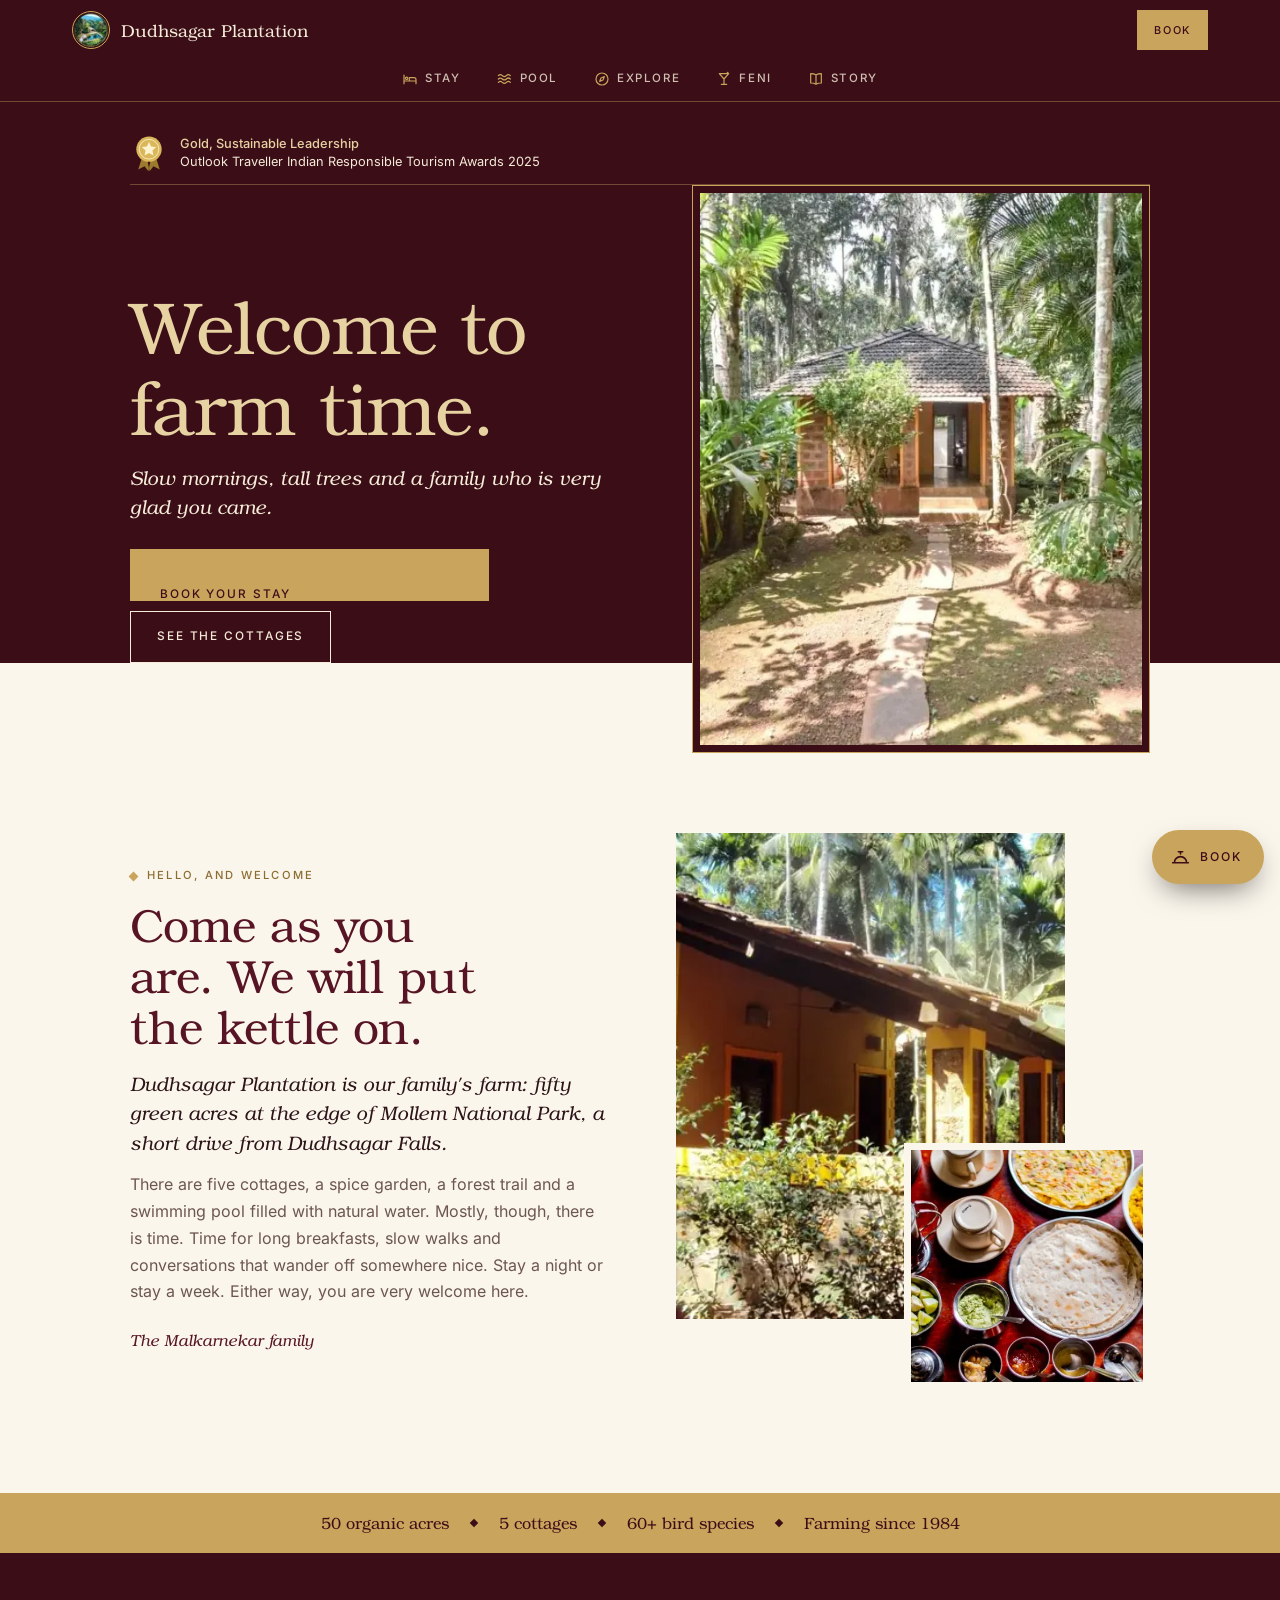
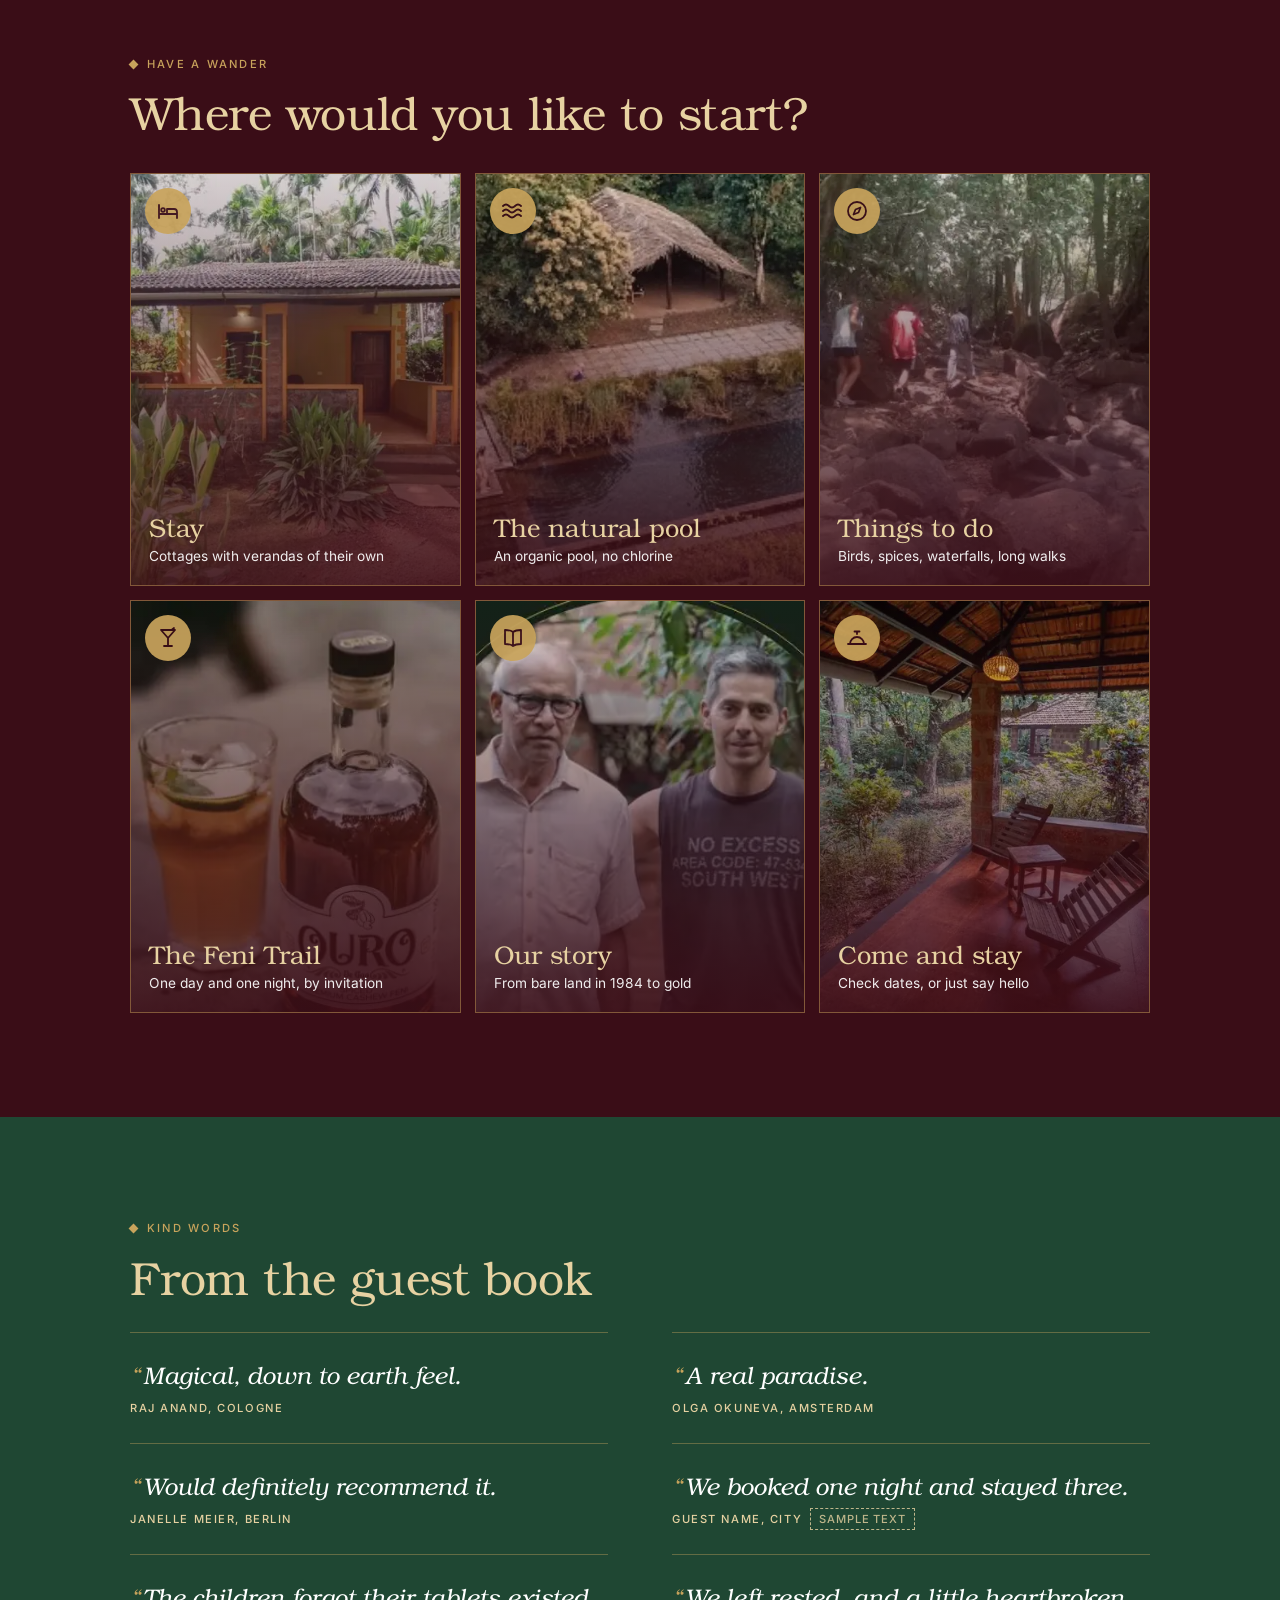
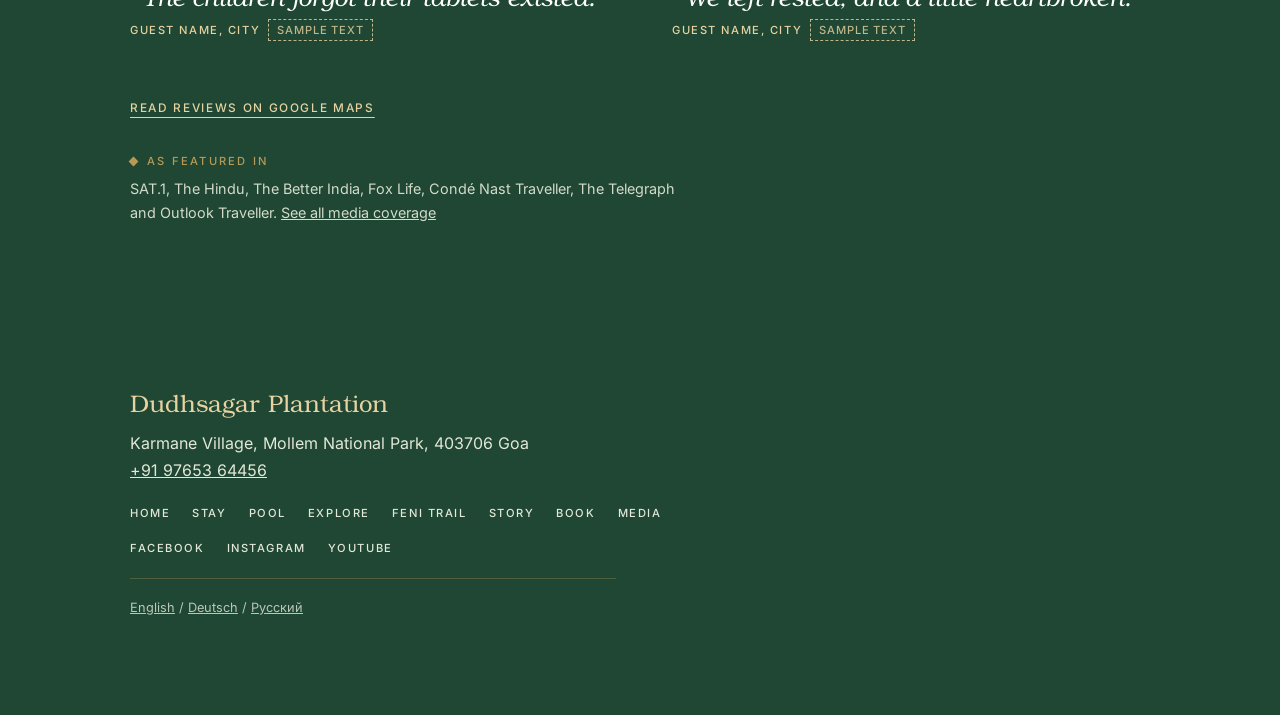
<file: index.html>
<!DOCTYPE html>
<html lang="en">
<head>
<meta charset="utf-8">
<meta name="viewport" content="width=device-width, initial-scale=1, viewport-fit=cover">
<meta name="theme-color" content="#3a0d17">
<title>Dudhsagar Plantation | Organic Farmstay in South Goa</title>
<meta name="description" content="A family-run organic farmstay at the edge of Mollem National Park, South Goa. Five cottages, a natural swimming pool, a spice garden and a heritage feni distillery.">
<link rel="preload" as="font" type="font/woff" href="assets/fonts/display-400.woff" crossorigin>
<link rel="preload" as="font" type="font/woff" href="assets/fonts/ui-400.woff" crossorigin>
<link rel="preload" as="image" href="assets/img/hero.webp" fetchpriority="high">
<link rel="stylesheet" href="assets/style.css">
<link rel="icon" href="assets/img/logo.webp">
</head>
<body>
<svg width="0" height="0" style="position:absolute" aria-hidden="true">
<symbol id="bed" viewBox="0 0 24 24"><path d="M3 19V6m0 9h18v4m0-4v-2a3 3 0 0 0-3-3h-7v5"/><circle cx="7" cy="11" r="1.8"/></symbol>
<symbol id="waves" viewBox="0 0 24 24"><path d="M2 7c2-2 4-2 6 0s4 2 6 0 4-2 6 0 M2 12c2-2 4-2 6 0s4 2 6 0 4-2 6 0 M2 17c2-2 4-2 6 0s4 2 6 0 4-2 6 0"/></symbol>
<symbol id="compass" viewBox="0 0 24 24"><circle cx="12" cy="12" r="9"/><path d="m15.5 8.5-2 5-5 2 2-5 5-2Z"/></symbol>
<symbol id="glass" viewBox="0 0 24 24"><path d="M5 4h14l-7 8-7-8Zm7 8v8m-4 0h8M15.5 4 18 2"/></symbol>
<symbol id="book" viewBox="0 0 24 24"><path d="M12 6c-2-1.5-5-2-8-2v14c3 0 6 .500 8 2 2-1.5 5-2 8-2V4c-3 0-6 .500-8 2Zm0 0v14"/></symbol>
<symbol id="bell" viewBox="0 0 24 24"><path d="M3 18h18M5 18a7 7 0 0 1 14 0M12 8V5.500m-2.5 0h5"/></symbol>
<symbol id="map" viewBox="0 0 24 24"><path d="M9 4 3 6v14l6-2 6 2 6-2V4l-6 2-6-2Zm0 0v14m6-12v14"/></symbol>
<symbol id="binoc" viewBox="0 0 24 24"><path d="M7.5 6h2.500v4m4 0V6h2.500M5.5 10H11v8a2.7 2.7 0 0 1-5.5 0v-8Zm7.5 0h5.500v8a2.7 2.7 0 0 1-5.5 0v-8Zm-2 3h2"/></symbol>
<symbol id="spade" viewBox="0 0 24 24"><path d="M12 3v10M9 3h6M8 13h8c0 4-2 7-4 8-2-1-4-4-4-8Z"/></symbol>
<symbol id="mortar" viewBox="0 0 24 24"><path d="M4 11h16a8 8 0 0 1-16 0Zm4 9.500h8M14 11l5-7"/></symbol>
<symbol id="flame" viewBox="0 0 24 24"><path d="M12 3c1 3 4.5 4.5 4.5 8.500a4.5 4.5 0 0 1-9 0c0-1.5.500-2.7 1.7-3.700C10 9.5 12 8 12 3ZM6 21h12"/></symbol>
<symbol id="peak" viewBox="0 0 24 24"><path d="M3 20 9 8l3 5 3-7 6 14H3Zm9-7v7"/></symbol>
<symbol id="columns" viewBox="0 0 24 24"><path d="m3 9 9-5 9 5M5 9v9m4.7-9v9m4.6-9v9M19 9v9M3 20.500h18"/></symbol>
<symbol id="eye" viewBox="0 0 24 24"><path d="M2 12s4-7 10-7 10 7 10 7-4 7-10 7S2 12 2 12Z"/><circle cx="12" cy="12" r="2.8"/></symbol>
<symbol id="bridge" viewBox="0 0 24 24"><path d="M2 9c5 0 5 8 10 8s5-8 10-8M2 19.500h20M7 12v7.500m5-2.500v2.500m5-7.500v7.5"/></symbol>
<symbol id="arch" viewBox="0 0 24 24"><path d="M5 21V10a7 7 0 0 1 14 0v11M3 21h18M12 3v18M5 13h14"/></symbol>
<symbol id="sunup" viewBox="0 0 24 24"><path d="M4 18h16M7 18a5 5 0 0 1 10 0M12 6v3M5 9l2 2m12-2-2 2M2 14h2m16 0h2"/></symbol>
<symbol id="cloud" viewBox="0 0 24 24"><path d="M7 15a4 4 0 0 1 .500-8 5.5 5.5 0 0 1 10.5 1.500A3.3 3.3 0 0 1 17.5 15H7Zm1 3-1 3m5-3-1 3m5-3-1 3"/></symbol>
<symbol id="pin" viewBox="0 0 24 24"><path d="M12 21s7-6.2 7-11.500a7 7 0 0 0-14 0C5 14.8 12 21 12 21Z"/><circle cx="12" cy="9.5" r="2.5"/></symbol>
<symbol id="phone" viewBox="0 0 24 24"><path d="M5 3h4l2 5-2.5 1.500a11 11 0 0 0 6 6L16 13l5 2v4a2 2 0 0 1-2 2A16 16 0 0 1 3 5a2 2 0 0 1 2-2Z"/></symbol>
<symbol id="chat" viewBox="0 0 24 24"><path d="M20.5 11.500a8.5 8.5 0 0 1-12.6 7.400L3.5 20.500l1.6-4.300A8.5 8.5 0 1 1 20.5 11.500Z"/></symbol>
<symbol id="mail" viewBox="0 0 24 24"><rect x="3" y="5" width="18" height="14" rx="1"/><path d="m4 7 8 6 8-6"/></symbol>
<symbol id="medal" viewBox="0 0 60 60"><path d="M20 34 13 56l10-5 6 8 4-20Zm20 0 7 22-10-5-6 8-4-20Z" fill="#9c7a2e" stroke="none"/><circle cx="30" cy="24" r="20" fill="#d9b75a" stroke="none"/><circle cx="30" cy="24" r="15.5" fill="none" stroke="#fff3cf" stroke-width="1.2"/><path d="m30 12.5 3.4 7.2 7.9 1-5.8 5.4 1.5 7.800L30 30l-7 3.9 1.5-7.8-5.8-5.4 7.9-1Z" fill="#fff3cf" stroke="none"/></symbol>
</svg>
<header class="hdr"><div class="in"><a class="brand" href="index.html"><img src="assets/img/logo.webp" width="90" height="90" alt="">Dudhsagar Plantation</a><a class="bt g" href="book.html">Book</a></div>
<nav class="chips" aria-label="Pages"><a href="stay.html"><svg aria-hidden="true"><use href="#bed"/></svg>Stay</a><a href="pool.html"><svg aria-hidden="true"><use href="#waves"/></svg>Pool</a><a href="explore.html"><svg aria-hidden="true"><use href="#compass"/></svg>Explore</a><a href="feni-trail.html"><svg aria-hidden="true"><use href="#glass"/></svg>Feni</a><a href="story.html"><svg aria-hidden="true"><use href="#book"/></svg>Story</a></nav></header>
<main>
<section class="hero dark"><div class="wrap">
<a class="awd" href="https://www.outlooktraveller.com/irta/2025" target="_blank" rel="noopener"><svg aria-hidden="true"><use href="#medal"/></svg><span><b>Gold, Sustainable Leadership</b>Outlook Traveller Indian Responsible Tourism Awards 2025</span></a>
<div class="g"><div><h1>Welcome to farm time.</h1><p class="lead">Slow mornings, tall trees and a family who is very glad you came.</p>
<div class="bts"><a class="bt g" href="book.html">Book your stay</a><a class="bt o" href="stay.html">See the cottages</a></div></div>
<div class="frame"><img src="assets/img/hero.webp" width="946" height="629" alt="A cottage at the end of a palm-lined path at Dudhsagar Plantation" fetchpriority="high" decoding="async"></div></div>
</div></section>
<section class="s after-hero"><div class="wrap two">
<div><span class="kick">Hello, and welcome</span><h2 style="color:var(--wine)">Come as you are. We will put the kettle on.</h2>
<p class="lead" style="margin-top:18px">Dudhsagar Plantation is our family's farm: fifty green acres at the edge of Mollem National Park, a short drive from Dudhsagar Falls.</p>
<p class="soft" style="margin-top:14px">There are five cottages, a spice garden, a forest trail and a swimming pool filled with natural water. Mostly, though, there is time. Time for long breakfasts, slow walks and conversations that wander off somewhere nice. Stay a night or stay a week. Either way, you are very welcome here.</p>
<p class="sig">The Malkarnekar family</p></div>
<div class="pair"><img class="a" src="assets/img/side.webp" width="560" height="419" alt="A cottage among the palms" loading="lazy" decoding="async"><img class="b" src="assets/img/breakfast.webp" width="560" height="410" alt="Breakfast on the farm: dosas, chutneys, fruit and coffee" loading="lazy" decoding="async"></div>
</div></section>
<div class="ribbon"><ul><li>50 organic acres</li><li>5 cottages</li><li>60+ bird species</li><li>Farming since 1984</li></ul></div>
<section class="s dark"><div class="wrap"><span class="kick">Have a wander</span><h2>Where would you like to start?</h2>
<div class="chaps"><a class="chap" href="stay.html"><img src="assets/img/fam-front.webp" width="760" height="505" alt="" loading="lazy" decoding="async"><span class="bdg"><svg aria-hidden="true"><use href="#bed"/></svg></span><div><b>Stay</b><span>Cottages with verandas of their own</span></div></a><a class="chap" href="pool.html"><img src="assets/img/pool.webp" width="960" height="570" alt="" loading="lazy" decoding="async"><span class="bdg"><svg aria-hidden="true"><use href="#waves"/></svg></span><div><b>The natural pool</b><span>An organic pool, no chlorine</span></div></a><a class="chap" href="explore.html"><img src="assets/img/hike.webp" width="760" height="569" alt="" loading="lazy" decoding="async"><span class="bdg"><svg aria-hidden="true"><use href="#compass"/></svg></span><div><b>Things to do</b><span>Birds, spices, waterfalls, long walks</span></div></a><a class="chap" href="feni-trail.html"><img src="assets/img/ouro.webp" width="434" height="414" alt="" loading="lazy" decoding="async"><span class="bdg"><svg aria-hidden="true"><use href="#glass"/></svg></span><div><b>The Feni Trail</b><span>One day and one night, by invitation</span></div></a><a class="chap" href="story.html"><img src="assets/img/family.webp" width="422" height="372" alt="" loading="lazy" decoding="async"><span class="bdg"><svg aria-hidden="true"><use href="#book"/></svg></span><div><b>Our story</b><span>From bare land in 1984 to gold</span></div></a><a class="chap" href="book.html"><img src="assets/img/pc-veranda.webp" width="760" height="505" alt="" loading="lazy" decoding="async"><span class="bdg"><svg aria-hidden="true"><use href="#bell"/></svg></span><div><b>Come and stay</b><span>Check dates, or just say hello</span></div></a></div></div></section>
<section class="s green"><div class="wrap"><span class="kick">Kind words</span><h2>From the guest book</h2>
<div class="says">
<div class="say"><q>Magical, down to earth feel.</q><p>Raj Anand, Cologne</p></div>
<div class="say"><q>A real paradise.</q><p>Olga Okuneva, Amsterdam</p></div>
<div class="say"><q>Would definitely recommend it.</q><p>Janelle Meier, Berlin</p></div>
<div class="say"><q>We booked one night and stayed three.</q><p>Guest name, city<span class="tag">Sample text</span></p></div>
<div class="say"><q>The children forgot their tablets existed.</q><p>Guest name, city<span class="tag">Sample text</span></p></div>
<div class="say"><q>We left rested, and a little heartbroken.</q><p>Guest name, city<span class="tag">Sample text</span></p></div>
</div>
<p style="margin-top:28px"><a class="tl2" href="https://www.google.com/maps/search/?api=1&query=Dudhsagar+Plantation+Karmane+Goa" target="_blank" rel="noopener">Read reviews on Google Maps</a></p>
<p style="margin-top:34px;font-size:.9rem;opacity:.9"><span class="kick" style="margin-bottom:8px">As featured in</span>SAT.1, The Hindu, The Better India, Fox Life, Condé Nast Traveller, The Telegraph and Outlook Traveller. <a href="https://dudhsagarplantation.com/media-coverage">See all media coverage</a></p>
</div></section>
</main>
<footer><div class="wrap"><p class="nm">Dudhsagar Plantation</p><p style="margin-top:8px">Karmane Village, Mollem National Park, 403706 Goa<br><a href="tel:+919765364456">+91 97653 64456</a></p>
<div class="fl"><a href="index.html">Home</a><a href="stay.html">Stay</a><a href="pool.html">Pool</a><a href="explore.html">Explore</a><a href="feni-trail.html">Feni Trail</a><a href="story.html">Story</a><a href="book.html">Book</a><a href="https://dudhsagarplantation.com/media-coverage">Media</a></div>
<div class="fl"><a href="https://www.facebook.com/DudhsagarPlantation/">Facebook</a><a href="https://www.instagram.com/DudhsagarPlantation_goa/">Instagram</a><a href="https://www.youtube.com/channel/UCibFM3-KxfApkjIg2wTgZBw">YouTube</a></div>
<p class="sm"><a href="https://dudhsagarplantation.com/">English</a> / <a href="https://dudhsagarplantation.com/de/urlaub-auf-biohof" lang="de">Deutsch</a> / <a href="https://dudhsagarplantation.com/ru/farm-%d0%be%d1%82%d0%b4%d1%8b%d1%85-%d0%b3%d0%be%d0%b0" lang="ru">Русский</a></p></div></footer>
<a class="fab" href="book.html"><svg aria-hidden="true"><use href="#bell"/></svg>Book</a>
<script src="assets/site.js" defer></script>
</body>
</html>
</file>
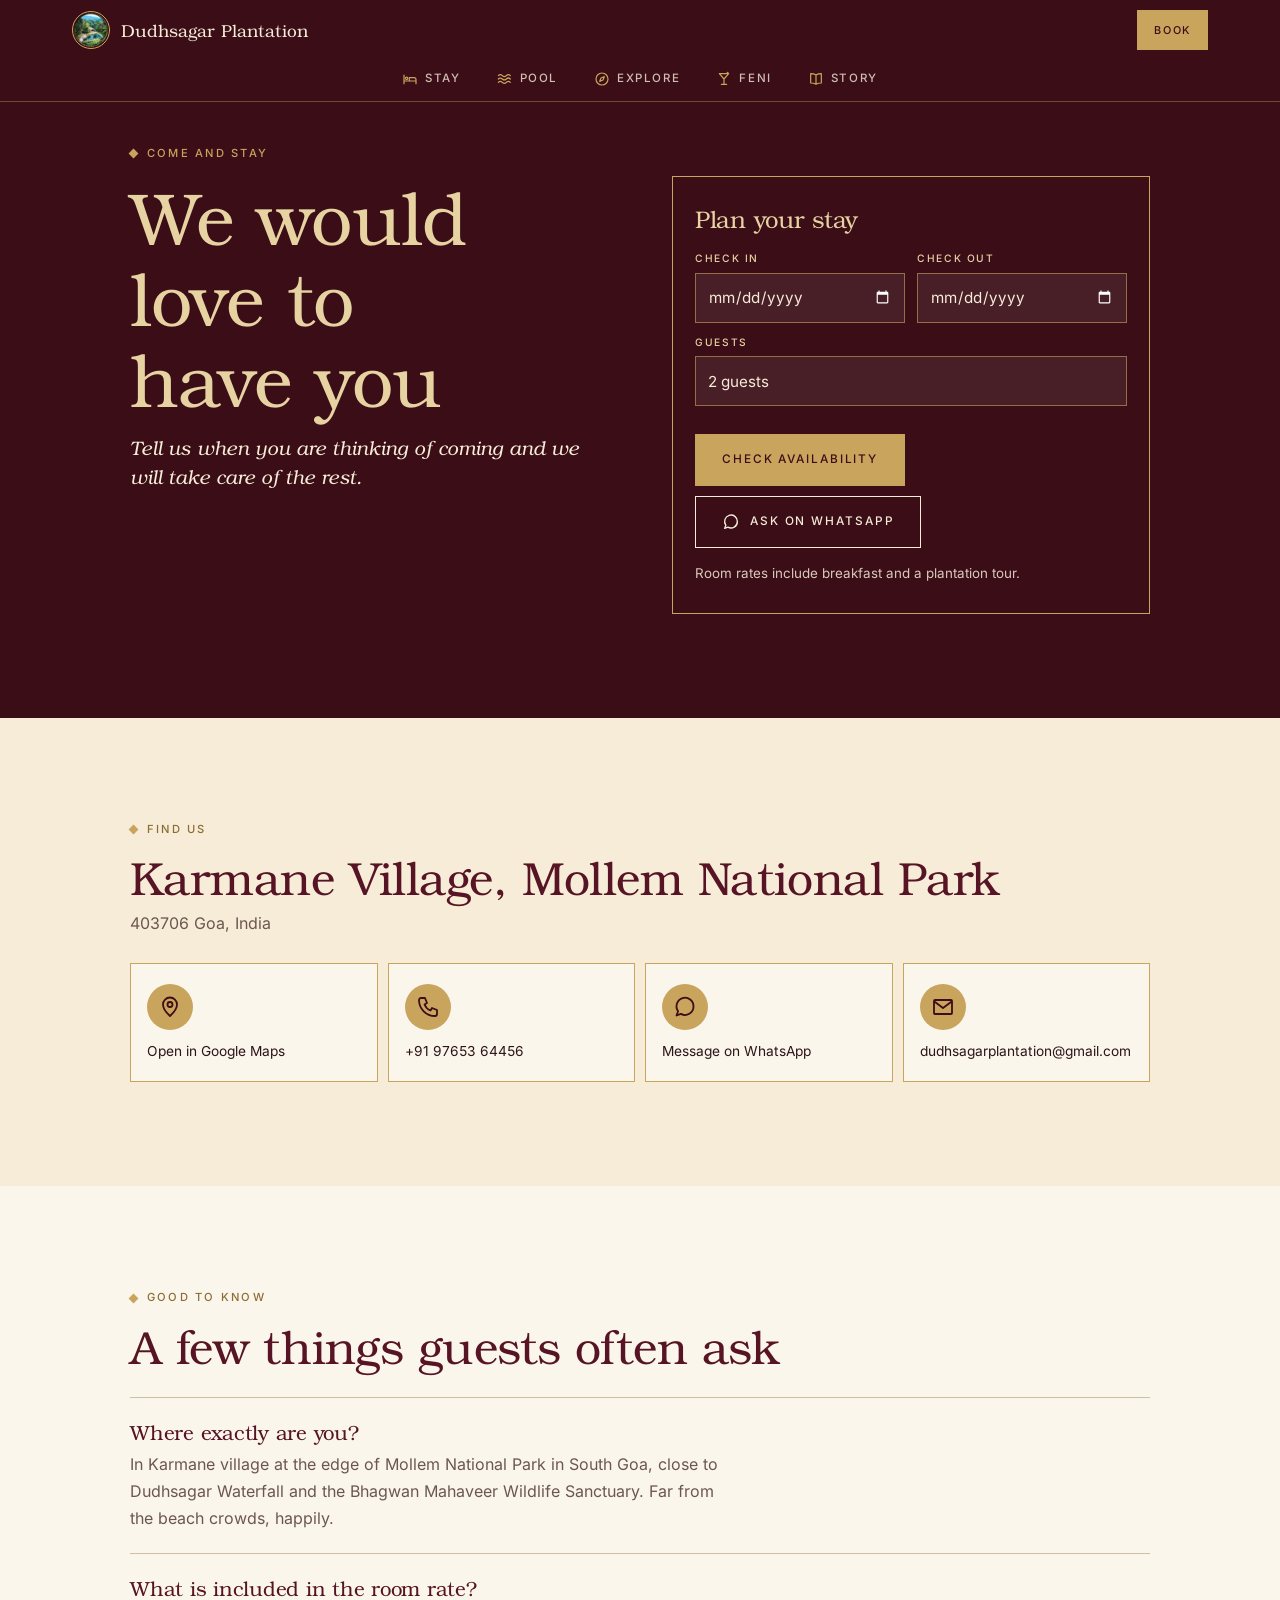
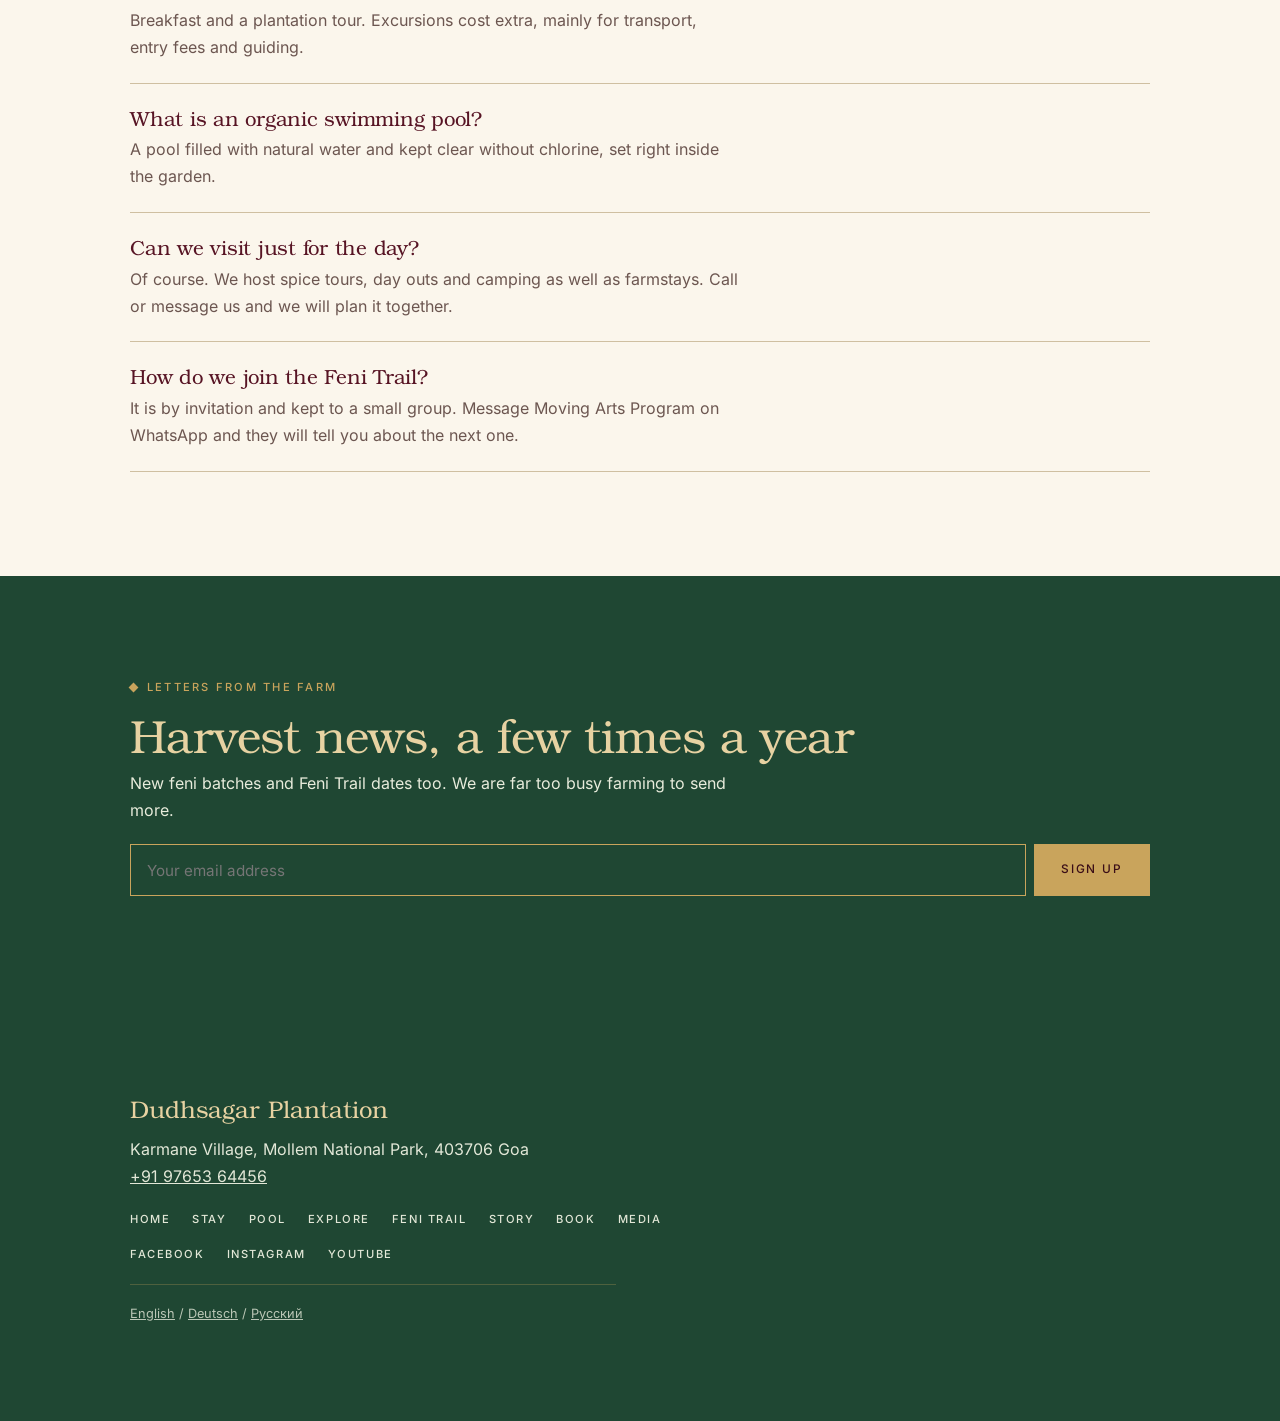
<file: book.html>
<!DOCTYPE html>
<html lang="en">
<head>
<meta charset="utf-8">
<meta name="viewport" content="width=device-width, initial-scale=1, viewport-fit=cover">
<meta name="theme-color" content="#3a0d17">
<title>Book Your Stay | Dudhsagar Plantation</title>
<meta name="description" content="Check availability, ask a question on WhatsApp, or find your way to Dudhsagar Plantation in South Goa.">
<link rel="preload" as="font" type="font/woff" href="assets/fonts/display-400.woff" crossorigin>
<link rel="preload" as="font" type="font/woff" href="assets/fonts/ui-400.woff" crossorigin>
<link rel="preload" as="image" href="assets/img/logo.webp" fetchpriority="high">
<link rel="stylesheet" href="assets/style.css">
<link rel="icon" href="assets/img/logo.webp">
</head>
<body>
<svg width="0" height="0" style="position:absolute" aria-hidden="true">
<symbol id="bed" viewBox="0 0 24 24"><path d="M3 19V6m0 9h18v4m0-4v-2a3 3 0 0 0-3-3h-7v5"/><circle cx="7" cy="11" r="1.8"/></symbol>
<symbol id="waves" viewBox="0 0 24 24"><path d="M2 7c2-2 4-2 6 0s4 2 6 0 4-2 6 0 M2 12c2-2 4-2 6 0s4 2 6 0 4-2 6 0 M2 17c2-2 4-2 6 0s4 2 6 0 4-2 6 0"/></symbol>
<symbol id="compass" viewBox="0 0 24 24"><circle cx="12" cy="12" r="9"/><path d="m15.5 8.5-2 5-5 2 2-5 5-2Z"/></symbol>
<symbol id="glass" viewBox="0 0 24 24"><path d="M5 4h14l-7 8-7-8Zm7 8v8m-4 0h8M15.5 4 18 2"/></symbol>
<symbol id="book" viewBox="0 0 24 24"><path d="M12 6c-2-1.5-5-2-8-2v14c3 0 6 .500 8 2 2-1.5 5-2 8-2V4c-3 0-6 .500-8 2Zm0 0v14"/></symbol>
<symbol id="bell" viewBox="0 0 24 24"><path d="M3 18h18M5 18a7 7 0 0 1 14 0M12 8V5.500m-2.5 0h5"/></symbol>
<symbol id="map" viewBox="0 0 24 24"><path d="M9 4 3 6v14l6-2 6 2 6-2V4l-6 2-6-2Zm0 0v14m6-12v14"/></symbol>
<symbol id="binoc" viewBox="0 0 24 24"><path d="M7.5 6h2.500v4m4 0V6h2.500M5.5 10H11v8a2.7 2.7 0 0 1-5.5 0v-8Zm7.5 0h5.500v8a2.7 2.7 0 0 1-5.5 0v-8Zm-2 3h2"/></symbol>
<symbol id="spade" viewBox="0 0 24 24"><path d="M12 3v10M9 3h6M8 13h8c0 4-2 7-4 8-2-1-4-4-4-8Z"/></symbol>
<symbol id="mortar" viewBox="0 0 24 24"><path d="M4 11h16a8 8 0 0 1-16 0Zm4 9.500h8M14 11l5-7"/></symbol>
<symbol id="flame" viewBox="0 0 24 24"><path d="M12 3c1 3 4.5 4.5 4.5 8.500a4.5 4.5 0 0 1-9 0c0-1.5.500-2.7 1.7-3.700C10 9.5 12 8 12 3ZM6 21h12"/></symbol>
<symbol id="peak" viewBox="0 0 24 24"><path d="M3 20 9 8l3 5 3-7 6 14H3Zm9-7v7"/></symbol>
<symbol id="columns" viewBox="0 0 24 24"><path d="m3 9 9-5 9 5M5 9v9m4.7-9v9m4.6-9v9M19 9v9M3 20.500h18"/></symbol>
<symbol id="eye" viewBox="0 0 24 24"><path d="M2 12s4-7 10-7 10 7 10 7-4 7-10 7S2 12 2 12Z"/><circle cx="12" cy="12" r="2.8"/></symbol>
<symbol id="bridge" viewBox="0 0 24 24"><path d="M2 9c5 0 5 8 10 8s5-8 10-8M2 19.500h20M7 12v7.500m5-2.500v2.500m5-7.500v7.5"/></symbol>
<symbol id="arch" viewBox="0 0 24 24"><path d="M5 21V10a7 7 0 0 1 14 0v11M3 21h18M12 3v18M5 13h14"/></symbol>
<symbol id="sunup" viewBox="0 0 24 24"><path d="M4 18h16M7 18a5 5 0 0 1 10 0M12 6v3M5 9l2 2m12-2-2 2M2 14h2m16 0h2"/></symbol>
<symbol id="cloud" viewBox="0 0 24 24"><path d="M7 15a4 4 0 0 1 .500-8 5.5 5.5 0 0 1 10.5 1.500A3.3 3.3 0 0 1 17.5 15H7Zm1 3-1 3m5-3-1 3m5-3-1 3"/></symbol>
<symbol id="pin" viewBox="0 0 24 24"><path d="M12 21s7-6.2 7-11.500a7 7 0 0 0-14 0C5 14.8 12 21 12 21Z"/><circle cx="12" cy="9.5" r="2.5"/></symbol>
<symbol id="phone" viewBox="0 0 24 24"><path d="M5 3h4l2 5-2.5 1.500a11 11 0 0 0 6 6L16 13l5 2v4a2 2 0 0 1-2 2A16 16 0 0 1 3 5a2 2 0 0 1 2-2Z"/></symbol>
<symbol id="chat" viewBox="0 0 24 24"><path d="M20.5 11.500a8.5 8.5 0 0 1-12.6 7.400L3.5 20.500l1.6-4.300A8.5 8.5 0 1 1 20.5 11.500Z"/></symbol>
<symbol id="mail" viewBox="0 0 24 24"><rect x="3" y="5" width="18" height="14" rx="1"/><path d="m4 7 8 6 8-6"/></symbol>
<symbol id="medal" viewBox="0 0 60 60"><path d="M20 34 13 56l10-5 6 8 4-20Zm20 0 7 22-10-5-6 8-4-20Z" fill="#9c7a2e" stroke="none"/><circle cx="30" cy="24" r="20" fill="#d9b75a" stroke="none"/><circle cx="30" cy="24" r="15.5" fill="none" stroke="#fff3cf" stroke-width="1.2"/><path d="m30 12.5 3.4 7.2 7.9 1-5.8 5.4 1.5 7.800L30 30l-7 3.9 1.5-7.8-5.8-5.4 7.9-1Z" fill="#fff3cf" stroke="none"/></symbol>
</svg>
<header class="hdr"><div class="in"><a class="brand" href="index.html"><img src="assets/img/logo.webp" width="90" height="90" alt="">Dudhsagar Plantation</a><a class="bt g" href="book.html">Book</a></div>
<nav class="chips" aria-label="Pages"><a href="stay.html"><svg aria-hidden="true"><use href="#bed"/></svg>Stay</a><a href="pool.html"><svg aria-hidden="true"><use href="#waves"/></svg>Pool</a><a href="explore.html"><svg aria-hidden="true"><use href="#compass"/></svg>Explore</a><a href="feni-trail.html"><svg aria-hidden="true"><use href="#glass"/></svg>Feni</a><a href="story.html"><svg aria-hidden="true"><use href="#book"/></svg>Story</a></nav></header>
<main>
<section class="s dark" style="padding-top:44px"><div class="wrap wide2"><div><span class="kick">Come and stay</span><h1>We would love to have you</h1><p class="lead" style="margin-top:14px">Tell us when you are thinking of coming and we will take care of the rest.</p></div>
<form class="form" id="book" style="margin-top:30px"><h2 style="font-size:1.5rem">Plan your stay</h2>
<div class="fields"><label>Check in<input type="date" id="in" required></label><label>Check out<input type="date" id="out" required></label>
<label class="w">Guests<select id="guests"><option>1 guest</option><option selected>2 guests</option><option>3 guests</option><option>4 guests</option><option>5 or more guests</option></select></label></div>
<div class="bts"><a class="bt g" href="https://live.ipms247.com/booking/book-rooms-dudhsagarplantation" target="_blank" rel="noopener">Check availability</a><button class="bt o" type="submit"><svg aria-hidden="true"><use href="#chat"/></svg>Ask on WhatsApp</button></div>
<p style="margin-top:14px;font-size:.84rem;opacity:.85">Room rates include breakfast and a plantation tour.</p></form></div></section>
<section class="s ivory"><div class="wrap"><span class="kick">Find us</span><h2 style="color:var(--wine)">Karmane Village, Mollem National Park</h2><p class="soft" style="margin-top:8px">403706 Goa, India</p>
<div class="cgrid"><a href="https://www.google.com/maps/search/?api=1&query=Dudhsagar+Plantation+Karmane+Goa" target="_blank" rel="noopener"><span class="bdg"><svg aria-hidden="true"><use href="#pin"/></svg></span>Open in Google Maps</a><a href="tel:+919765364456"><span class="bdg"><svg aria-hidden="true"><use href="#phone"/></svg></span>+91 97653 64456</a><a href="https://wa.me/919765364456" target="_blank" rel="noopener"><span class="bdg"><svg aria-hidden="true"><use href="#chat"/></svg></span>Message on WhatsApp</a><a href="mailto:dudhsagarplantation@gmail.com"><span class="bdg"><svg aria-hidden="true"><use href="#mail"/></svg></span>dudhsagarplantation@gmail.com</a></div></div></section>
<section class="s"><div class="wrap"><span class="kick">Good to know</span><h2 style="color:var(--wine)">A few things guests often ask</h2>
<div class="qa">
<div><h3>Where exactly are you?</h3><p>In Karmane village at the edge of Mollem National Park in South Goa, close to Dudhsagar Waterfall and the Bhagwan Mahaveer Wildlife Sanctuary. Far from the beach crowds, happily.</p></div>
<div><h3>What is included in the room rate?</h3><p>Breakfast and a plantation tour. Excursions cost extra, mainly for transport, entry fees and guiding.</p></div>
<div><h3>What is an organic swimming pool?</h3><p>A pool filled with natural water and kept clear without chlorine, set right inside the garden.</p></div>
<div><h3>Can we visit just for the day?</h3><p>Of course. We host spice tours, day outs and camping as well as farmstays. Call or message us and we will plan it together.</p></div>
<div><h3>How do we join the Feni Trail?</h3><p>It is by invitation and kept to a small group. Message Moving Arts Program on WhatsApp and they will tell you about the next one.</p></div>
</div></div></section>
<section class="s green news"><div class="wrap"><span class="kick">Letters from the farm</span><h2>Harvest news, a few times a year</h2><p style="margin-top:10px">New feni batches and Feni Trail dates too. We are far too busy farming to send more.</p>
<form id="signup"><input type="email" required placeholder="Your email address" aria-label="Email address"><button class="bt g" type="submit">Sign up</button></form><output aria-live="polite"></output></div></section>
</main>
<footer><div class="wrap"><p class="nm">Dudhsagar Plantation</p><p style="margin-top:8px">Karmane Village, Mollem National Park, 403706 Goa<br><a href="tel:+919765364456">+91 97653 64456</a></p>
<div class="fl"><a href="index.html">Home</a><a href="stay.html">Stay</a><a href="pool.html">Pool</a><a href="explore.html">Explore</a><a href="feni-trail.html">Feni Trail</a><a href="story.html">Story</a><a href="book.html">Book</a><a href="https://dudhsagarplantation.com/media-coverage">Media</a></div>
<div class="fl"><a href="https://www.facebook.com/DudhsagarPlantation/">Facebook</a><a href="https://www.instagram.com/DudhsagarPlantation_goa/">Instagram</a><a href="https://www.youtube.com/channel/UCibFM3-KxfApkjIg2wTgZBw">YouTube</a></div>
<p class="sm"><a href="https://dudhsagarplantation.com/">English</a> / <a href="https://dudhsagarplantation.com/de/urlaub-auf-biohof" lang="de">Deutsch</a> / <a href="https://dudhsagarplantation.com/ru/farm-%d0%be%d1%82%d0%b4%d1%8b%d1%85-%d0%b3%d0%be%d0%b0" lang="ru">Русский</a></p></div></footer>

<script src="assets/site.js" defer></script>
</body>
</html>
</file>
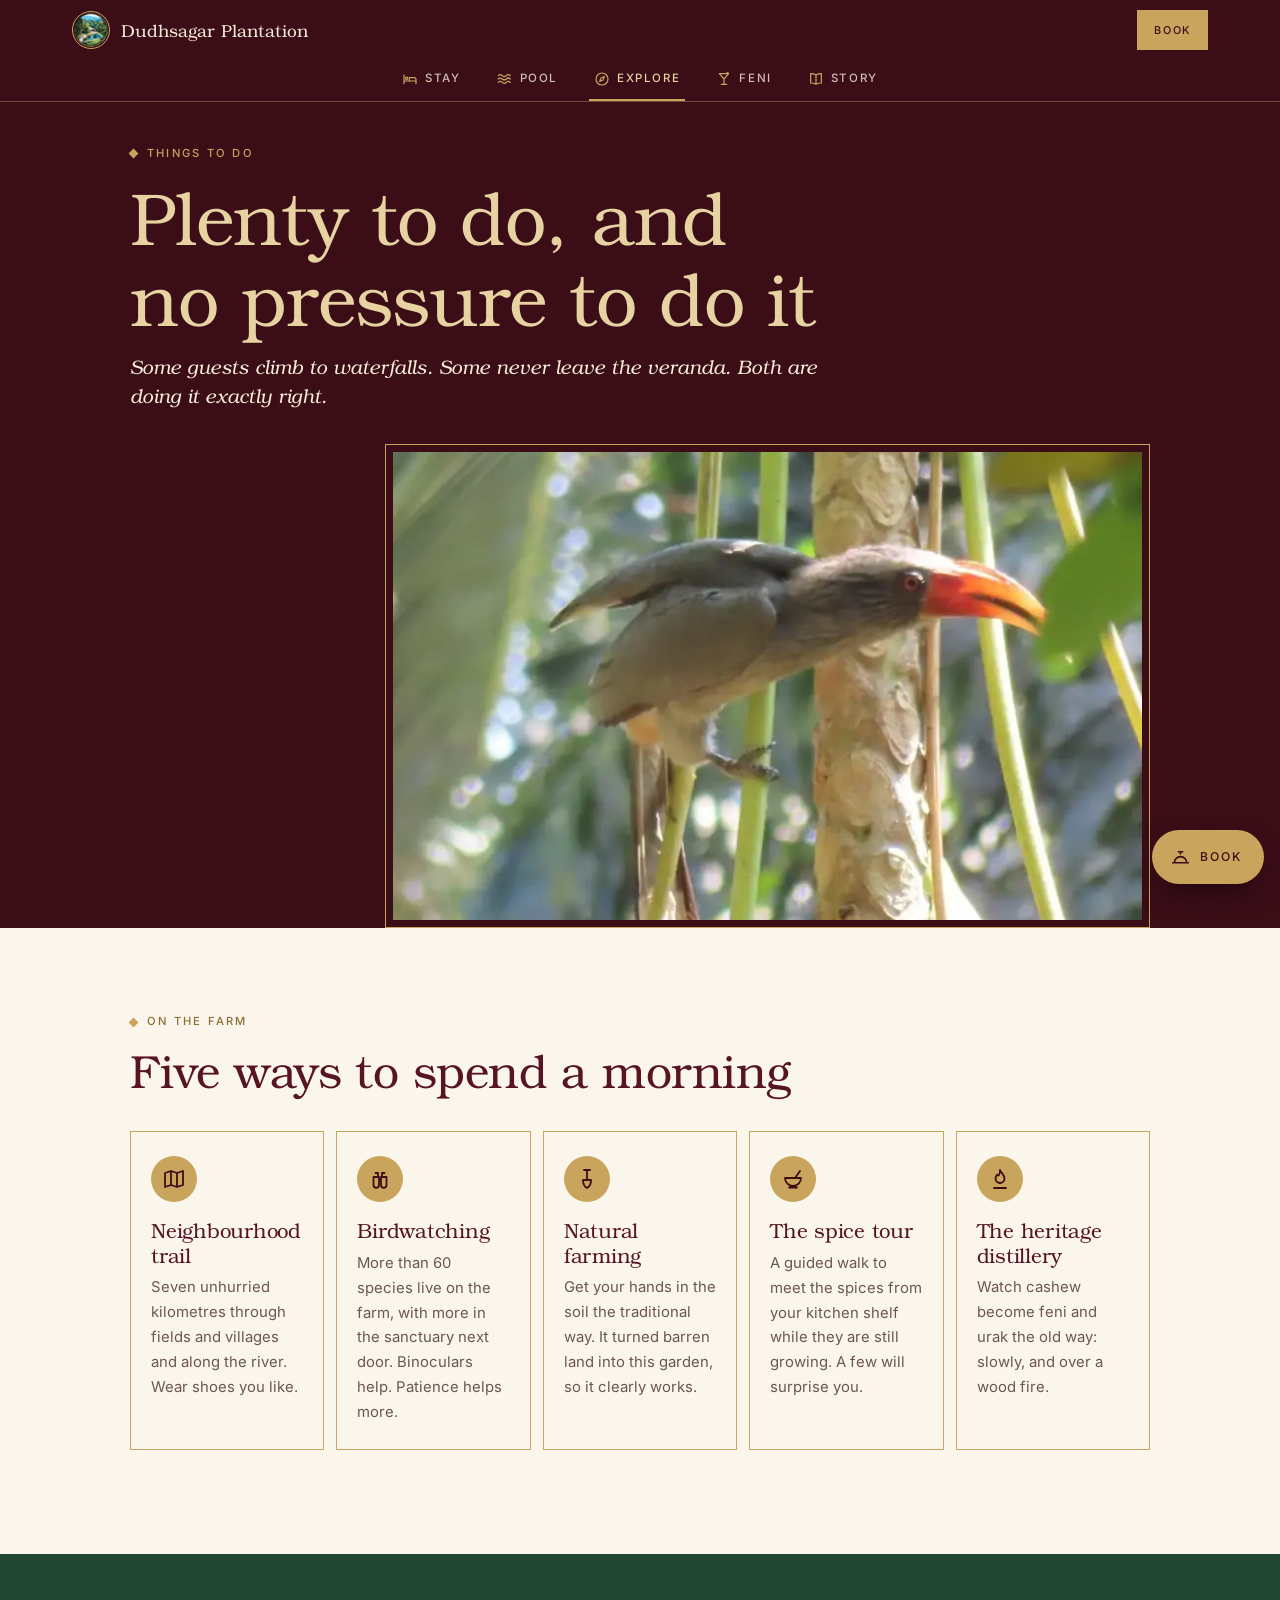
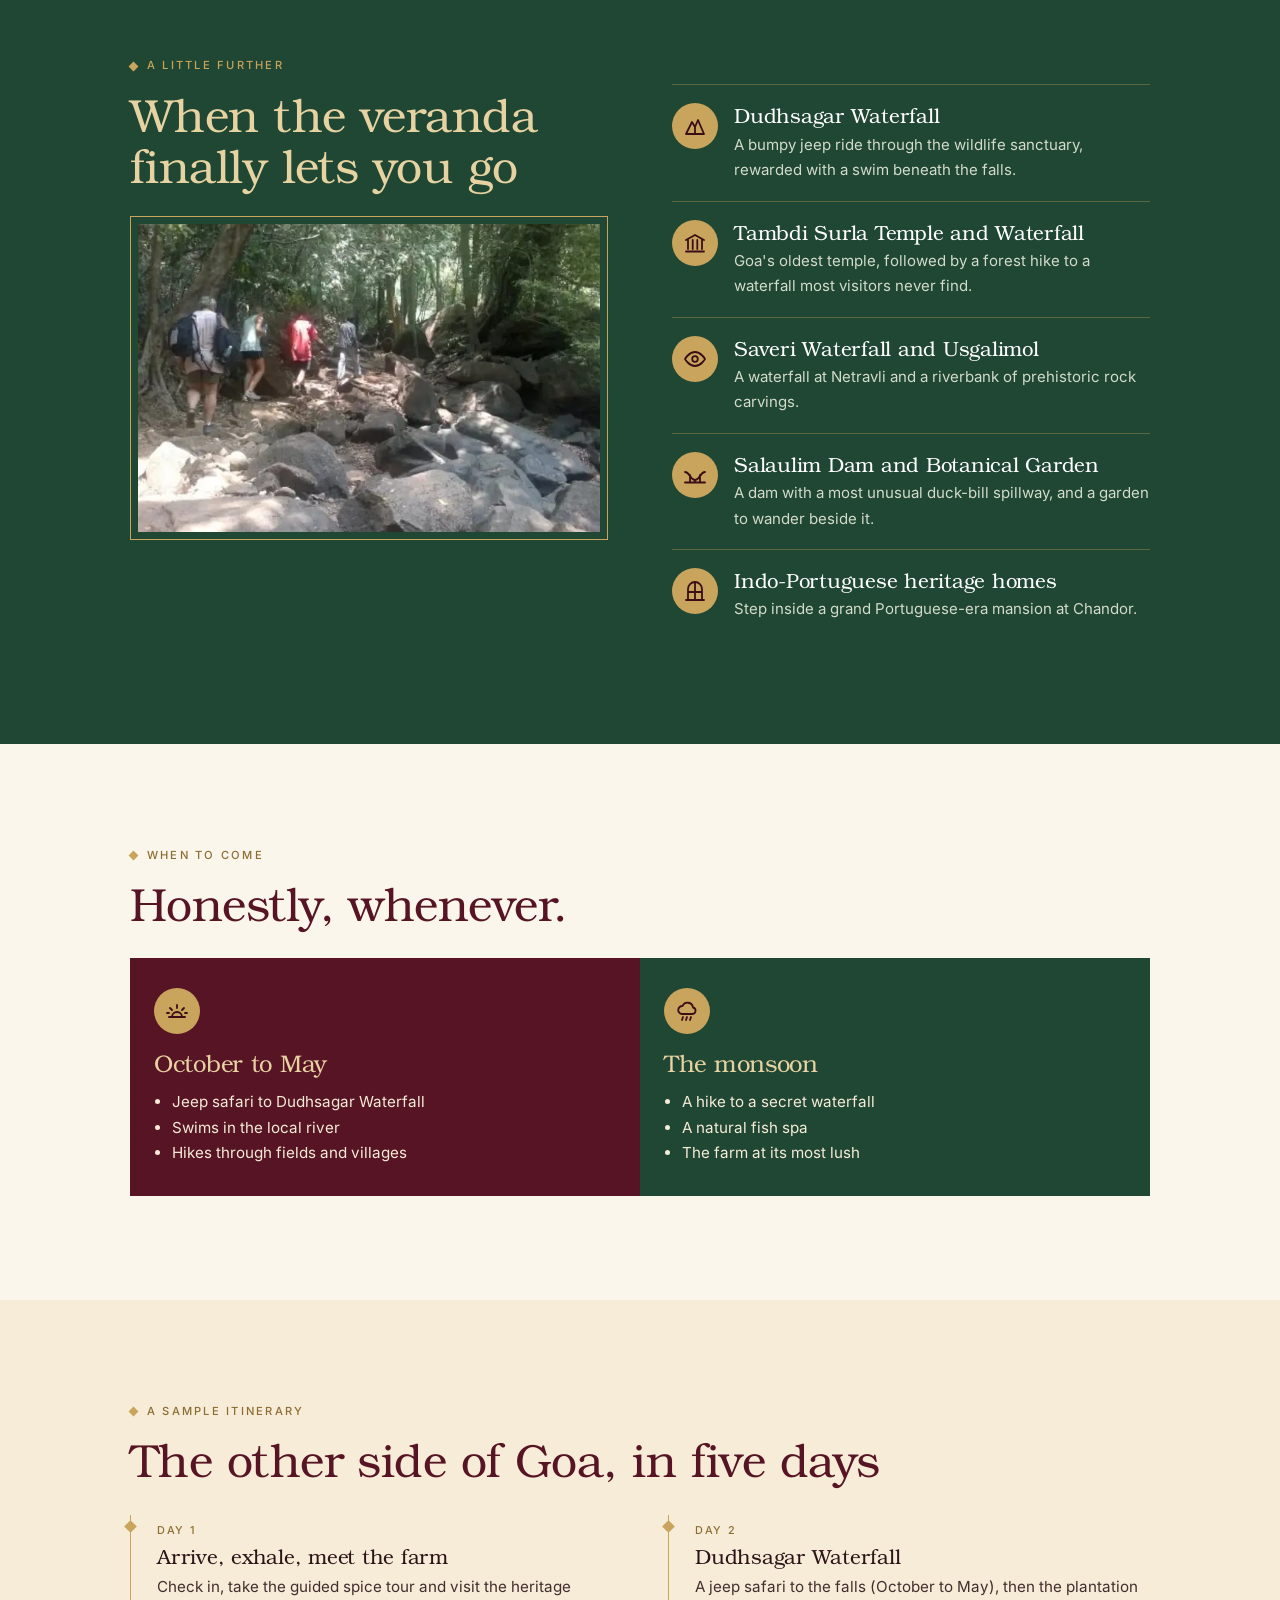
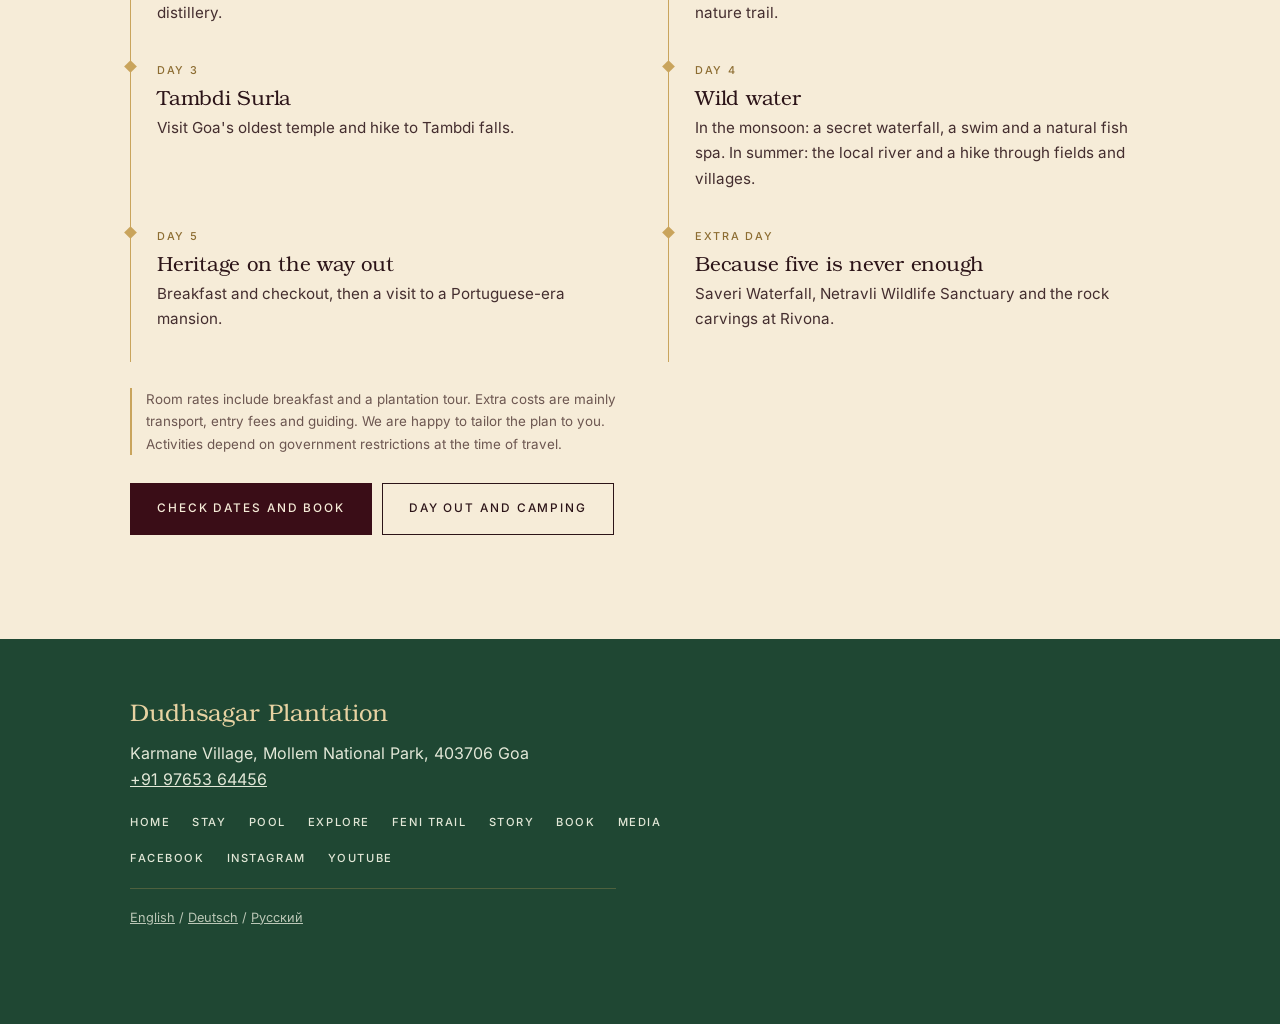
<file: explore.html>
<!DOCTYPE html>
<html lang="en">
<head>
<meta charset="utf-8">
<meta name="viewport" content="width=device-width, initial-scale=1, viewport-fit=cover">
<meta name="theme-color" content="#3a0d17">
<title>Things To Do | Dudhsagar Plantation</title>
<meta name="description" content="Birdwatching, spice tours, natural farming and a heritage distillery on the farm, plus Dudhsagar Waterfall, Tambdi Surla and more nearby.">
<link rel="preload" as="font" type="font/woff" href="assets/fonts/display-400.woff" crossorigin>
<link rel="preload" as="font" type="font/woff" href="assets/fonts/ui-400.woff" crossorigin>
<link rel="preload" as="image" href="assets/img/hornbill.webp" fetchpriority="high">
<link rel="stylesheet" href="assets/style.css">
<link rel="icon" href="assets/img/logo.webp">
</head>
<body>
<svg width="0" height="0" style="position:absolute" aria-hidden="true">
<symbol id="bed" viewBox="0 0 24 24"><path d="M3 19V6m0 9h18v4m0-4v-2a3 3 0 0 0-3-3h-7v5"/><circle cx="7" cy="11" r="1.8"/></symbol>
<symbol id="waves" viewBox="0 0 24 24"><path d="M2 7c2-2 4-2 6 0s4 2 6 0 4-2 6 0 M2 12c2-2 4-2 6 0s4 2 6 0 4-2 6 0 M2 17c2-2 4-2 6 0s4 2 6 0 4-2 6 0"/></symbol>
<symbol id="compass" viewBox="0 0 24 24"><circle cx="12" cy="12" r="9"/><path d="m15.5 8.5-2 5-5 2 2-5 5-2Z"/></symbol>
<symbol id="glass" viewBox="0 0 24 24"><path d="M5 4h14l-7 8-7-8Zm7 8v8m-4 0h8M15.5 4 18 2"/></symbol>
<symbol id="book" viewBox="0 0 24 24"><path d="M12 6c-2-1.5-5-2-8-2v14c3 0 6 .500 8 2 2-1.5 5-2 8-2V4c-3 0-6 .500-8 2Zm0 0v14"/></symbol>
<symbol id="bell" viewBox="0 0 24 24"><path d="M3 18h18M5 18a7 7 0 0 1 14 0M12 8V5.500m-2.5 0h5"/></symbol>
<symbol id="map" viewBox="0 0 24 24"><path d="M9 4 3 6v14l6-2 6 2 6-2V4l-6 2-6-2Zm0 0v14m6-12v14"/></symbol>
<symbol id="binoc" viewBox="0 0 24 24"><path d="M7.5 6h2.500v4m4 0V6h2.500M5.5 10H11v8a2.7 2.7 0 0 1-5.5 0v-8Zm7.5 0h5.500v8a2.7 2.7 0 0 1-5.5 0v-8Zm-2 3h2"/></symbol>
<symbol id="spade" viewBox="0 0 24 24"><path d="M12 3v10M9 3h6M8 13h8c0 4-2 7-4 8-2-1-4-4-4-8Z"/></symbol>
<symbol id="mortar" viewBox="0 0 24 24"><path d="M4 11h16a8 8 0 0 1-16 0Zm4 9.500h8M14 11l5-7"/></symbol>
<symbol id="flame" viewBox="0 0 24 24"><path d="M12 3c1 3 4.5 4.5 4.5 8.500a4.5 4.5 0 0 1-9 0c0-1.5.500-2.7 1.7-3.700C10 9.5 12 8 12 3ZM6 21h12"/></symbol>
<symbol id="peak" viewBox="0 0 24 24"><path d="M3 20 9 8l3 5 3-7 6 14H3Zm9-7v7"/></symbol>
<symbol id="columns" viewBox="0 0 24 24"><path d="m3 9 9-5 9 5M5 9v9m4.7-9v9m4.6-9v9M19 9v9M3 20.500h18"/></symbol>
<symbol id="eye" viewBox="0 0 24 24"><path d="M2 12s4-7 10-7 10 7 10 7-4 7-10 7S2 12 2 12Z"/><circle cx="12" cy="12" r="2.8"/></symbol>
<symbol id="bridge" viewBox="0 0 24 24"><path d="M2 9c5 0 5 8 10 8s5-8 10-8M2 19.500h20M7 12v7.500m5-2.500v2.500m5-7.500v7.5"/></symbol>
<symbol id="arch" viewBox="0 0 24 24"><path d="M5 21V10a7 7 0 0 1 14 0v11M3 21h18M12 3v18M5 13h14"/></symbol>
<symbol id="sunup" viewBox="0 0 24 24"><path d="M4 18h16M7 18a5 5 0 0 1 10 0M12 6v3M5 9l2 2m12-2-2 2M2 14h2m16 0h2"/></symbol>
<symbol id="cloud" viewBox="0 0 24 24"><path d="M7 15a4 4 0 0 1 .500-8 5.5 5.5 0 0 1 10.5 1.500A3.3 3.3 0 0 1 17.5 15H7Zm1 3-1 3m5-3-1 3m5-3-1 3"/></symbol>
<symbol id="pin" viewBox="0 0 24 24"><path d="M12 21s7-6.2 7-11.500a7 7 0 0 0-14 0C5 14.8 12 21 12 21Z"/><circle cx="12" cy="9.5" r="2.5"/></symbol>
<symbol id="phone" viewBox="0 0 24 24"><path d="M5 3h4l2 5-2.5 1.500a11 11 0 0 0 6 6L16 13l5 2v4a2 2 0 0 1-2 2A16 16 0 0 1 3 5a2 2 0 0 1 2-2Z"/></symbol>
<symbol id="chat" viewBox="0 0 24 24"><path d="M20.5 11.500a8.5 8.5 0 0 1-12.6 7.400L3.5 20.500l1.6-4.300A8.5 8.5 0 1 1 20.5 11.500Z"/></symbol>
<symbol id="mail" viewBox="0 0 24 24"><rect x="3" y="5" width="18" height="14" rx="1"/><path d="m4 7 8 6 8-6"/></symbol>
<symbol id="medal" viewBox="0 0 60 60"><path d="M20 34 13 56l10-5 6 8 4-20Zm20 0 7 22-10-5-6 8-4-20Z" fill="#9c7a2e" stroke="none"/><circle cx="30" cy="24" r="20" fill="#d9b75a" stroke="none"/><circle cx="30" cy="24" r="15.5" fill="none" stroke="#fff3cf" stroke-width="1.2"/><path d="m30 12.5 3.4 7.2 7.9 1-5.8 5.4 1.5 7.800L30 30l-7 3.9 1.5-7.8-5.8-5.4 7.9-1Z" fill="#fff3cf" stroke="none"/></symbol>
</svg>
<header class="hdr"><div class="in"><a class="brand" href="index.html"><img src="assets/img/logo.webp" width="90" height="90" alt="">Dudhsagar Plantation</a><a class="bt g" href="book.html">Book</a></div>
<nav class="chips" aria-label="Pages"><a href="stay.html"><svg aria-hidden="true"><use href="#bed"/></svg>Stay</a><a href="pool.html"><svg aria-hidden="true"><use href="#waves"/></svg>Pool</a><a href="explore.html" aria-current=page><svg aria-hidden="true"><use href="#compass"/></svg>Explore</a><a href="feni-trail.html"><svg aria-hidden="true"><use href="#glass"/></svg>Feni</a><a href="story.html"><svg aria-hidden="true"><use href="#book"/></svg>Story</a></nav></header>
<main>
<section class="ph dark"><div class="wrap"><span class="kick">Things to do</span><h1>Plenty to do, and no pressure to do it</h1><p class="lead">Some guests climb to waterfalls. Some never leave the veranda. Both are doing it exactly right.</p><div class="frame"><img src="assets/img/hornbill.webp" width="760" height="569" alt="A hornbill in the plantation" fetchpriority="high" decoding="async"></div></div></section>
<section class="s"><div class="wrap"><span class="kick">On the farm</span><h2 style="color:var(--wine)">Five ways to spend a morning</h2><div class="hs"><div class="hc"><span class="bdg"><svg aria-hidden="true"><use href="#map"/></svg></span><h3>Neighbourhood trail</h3><p>Seven unhurried kilometres through fields and villages and along the river. Wear shoes you like.</p></div><div class="hc"><span class="bdg"><svg aria-hidden="true"><use href="#binoc"/></svg></span><h3>Birdwatching</h3><p>More than 60 species live on the farm, with more in the sanctuary next door. Binoculars help. Patience helps more.</p></div><div class="hc"><span class="bdg"><svg aria-hidden="true"><use href="#spade"/></svg></span><h3>Natural farming</h3><p>Get your hands in the soil the traditional way. It turned barren land into this garden, so it clearly works.</p></div><div class="hc"><span class="bdg"><svg aria-hidden="true"><use href="#mortar"/></svg></span><h3>The spice tour</h3><p>A guided walk to meet the spices from your kitchen shelf while they are still growing. A few will surprise you.</p></div><div class="hc"><span class="bdg"><svg aria-hidden="true"><use href="#flame"/></svg></span><h3>The heritage distillery</h3><p>Watch cashew become feni and urak the old way: slowly, and over a wood fire.</p></div></div></div></section>
<section class="s green"><div class="wrap wide2"><div><span class="kick">A little further</span><h2>When the veranda finally lets you go</h2><div class="frame" style="margin-top:26px"><img src="assets/img/hike.webp" width="760" height="569" alt="Guests hiking a rocky forest trail" loading="lazy" decoding="async" style="aspect-ratio:3/2"></div></div>
<ul class="blist"><li><span class="bdg"><svg aria-hidden="true"><use href="#peak"/></svg></span><div><h3>Dudhsagar Waterfall</h3><p>A bumpy jeep ride through the wildlife sanctuary, rewarded with a swim beneath the falls.</p></div></li><li><span class="bdg"><svg aria-hidden="true"><use href="#columns"/></svg></span><div><h3>Tambdi Surla Temple and Waterfall</h3><p>Goa's oldest temple, followed by a forest hike to a waterfall most visitors never find.</p></div></li><li><span class="bdg"><svg aria-hidden="true"><use href="#eye"/></svg></span><div><h3>Saveri Waterfall and Usgalimol</h3><p>A waterfall at Netravli and a riverbank of prehistoric rock carvings.</p></div></li><li><span class="bdg"><svg aria-hidden="true"><use href="#bridge"/></svg></span><div><h3>Salaulim Dam and Botanical Garden</h3><p>A dam with a most unusual duck-bill spillway, and a garden to wander beside it.</p></div></li><li><span class="bdg"><svg aria-hidden="true"><use href="#arch"/></svg></span><div><h3>Indo-Portuguese heritage homes</h3><p>Step inside a grand Portuguese-era mansion at Chandor.</p></div></li></ul></div></section>
<section class="s"><div class="wrap"><span class="kick">When to come</span><h2 style="color:var(--wine)">Honestly, whenever.</h2>
<div class="halves"><div class="half"><span class="bdg"><svg aria-hidden="true"><use href="#sunup"/></svg></span><h3>October to May</h3><ul><li>Jeep safari to Dudhsagar Waterfall</li><li>Swims in the local river</li><li>Hikes through fields and villages</li></ul></div>
<div class="half"><span class="bdg"><svg aria-hidden="true"><use href="#cloud"/></svg></span><h3>The monsoon</h3><ul><li>A hike to a secret waterfall</li><li>A natural fish spa</li><li>The farm at its most lush</li></ul></div></div></div></section>
<section class="s ivory"><div class="wrap"><span class="kick">A sample itinerary</span><h2 style="color:var(--wine)">The other side of Goa, in five days</h2>
<ol class="time cols"><li><span class="t">Day 1</span><h3>Arrive, exhale, meet the farm</h3><p>Check in, take the guided spice tour and visit the heritage distillery.</p></li><li><span class="t">Day 2</span><h3>Dudhsagar Waterfall</h3><p>A jeep safari to the falls (October to May), then the plantation nature trail.</p></li><li><span class="t">Day 3</span><h3>Tambdi Surla</h3><p>Visit Goa's oldest temple and hike to Tambdi falls.</p></li><li><span class="t">Day 4</span><h3>Wild water</h3><p>In the monsoon: a secret waterfall, a swim and a natural fish spa. In summer: the local river and a hike through fields and villages.</p></li><li><span class="t">Day 5</span><h3>Heritage on the way out</h3><p>Breakfast and checkout, then a visit to a Portuguese-era mansion.</p></li><li><span class="t">Extra day</span><h3>Because five is never enough</h3><p>Saveri Waterfall, Netravli Wildlife Sanctuary and the rock carvings at Rivona.</p></li></ol>
<p class="note">Room rates include breakfast and a plantation tour. Extra costs are mainly transport, entry fees and guiding. We are happy to tailor the plan to you. Activities depend on government restrictions at the time of travel.</p>
<div class="bts"><a class="bt m" href="book.html">Check dates and book</a><a class="bt o" href="https://dudhsagarplantation.com/day-out">Day out and camping</a></div></div></section>
</main>
<footer><div class="wrap"><p class="nm">Dudhsagar Plantation</p><p style="margin-top:8px">Karmane Village, Mollem National Park, 403706 Goa<br><a href="tel:+919765364456">+91 97653 64456</a></p>
<div class="fl"><a href="index.html">Home</a><a href="stay.html">Stay</a><a href="pool.html">Pool</a><a href="explore.html">Explore</a><a href="feni-trail.html">Feni Trail</a><a href="story.html">Story</a><a href="book.html">Book</a><a href="https://dudhsagarplantation.com/media-coverage">Media</a></div>
<div class="fl"><a href="https://www.facebook.com/DudhsagarPlantation/">Facebook</a><a href="https://www.instagram.com/DudhsagarPlantation_goa/">Instagram</a><a href="https://www.youtube.com/channel/UCibFM3-KxfApkjIg2wTgZBw">YouTube</a></div>
<p class="sm"><a href="https://dudhsagarplantation.com/">English</a> / <a href="https://dudhsagarplantation.com/de/urlaub-auf-biohof" lang="de">Deutsch</a> / <a href="https://dudhsagarplantation.com/ru/farm-%d0%be%d1%82%d0%b4%d1%8b%d1%85-%d0%b3%d0%be%d0%b0" lang="ru">Русский</a></p></div></footer>
<a class="fab" href="book.html"><svg aria-hidden="true"><use href="#bell"/></svg>Book</a>
<script src="assets/site.js" defer></script>
</body>
</html>
</file>
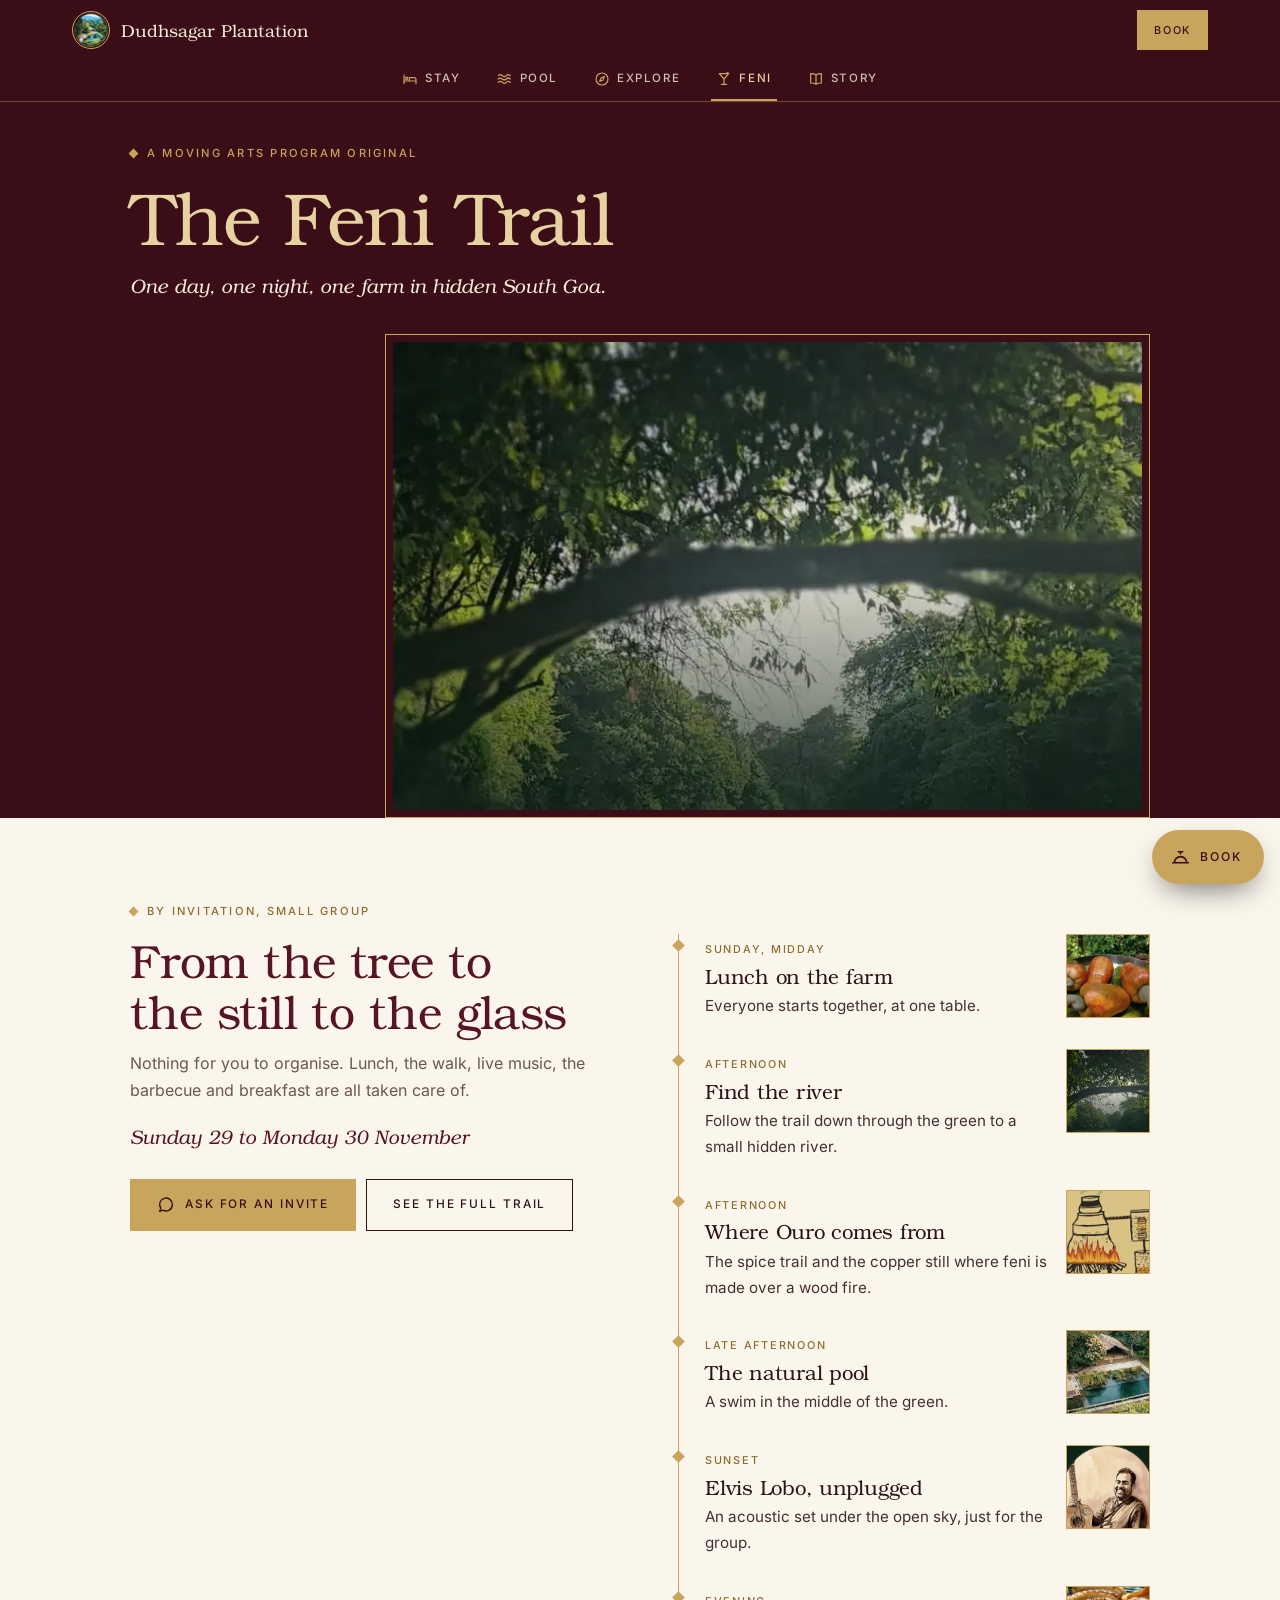
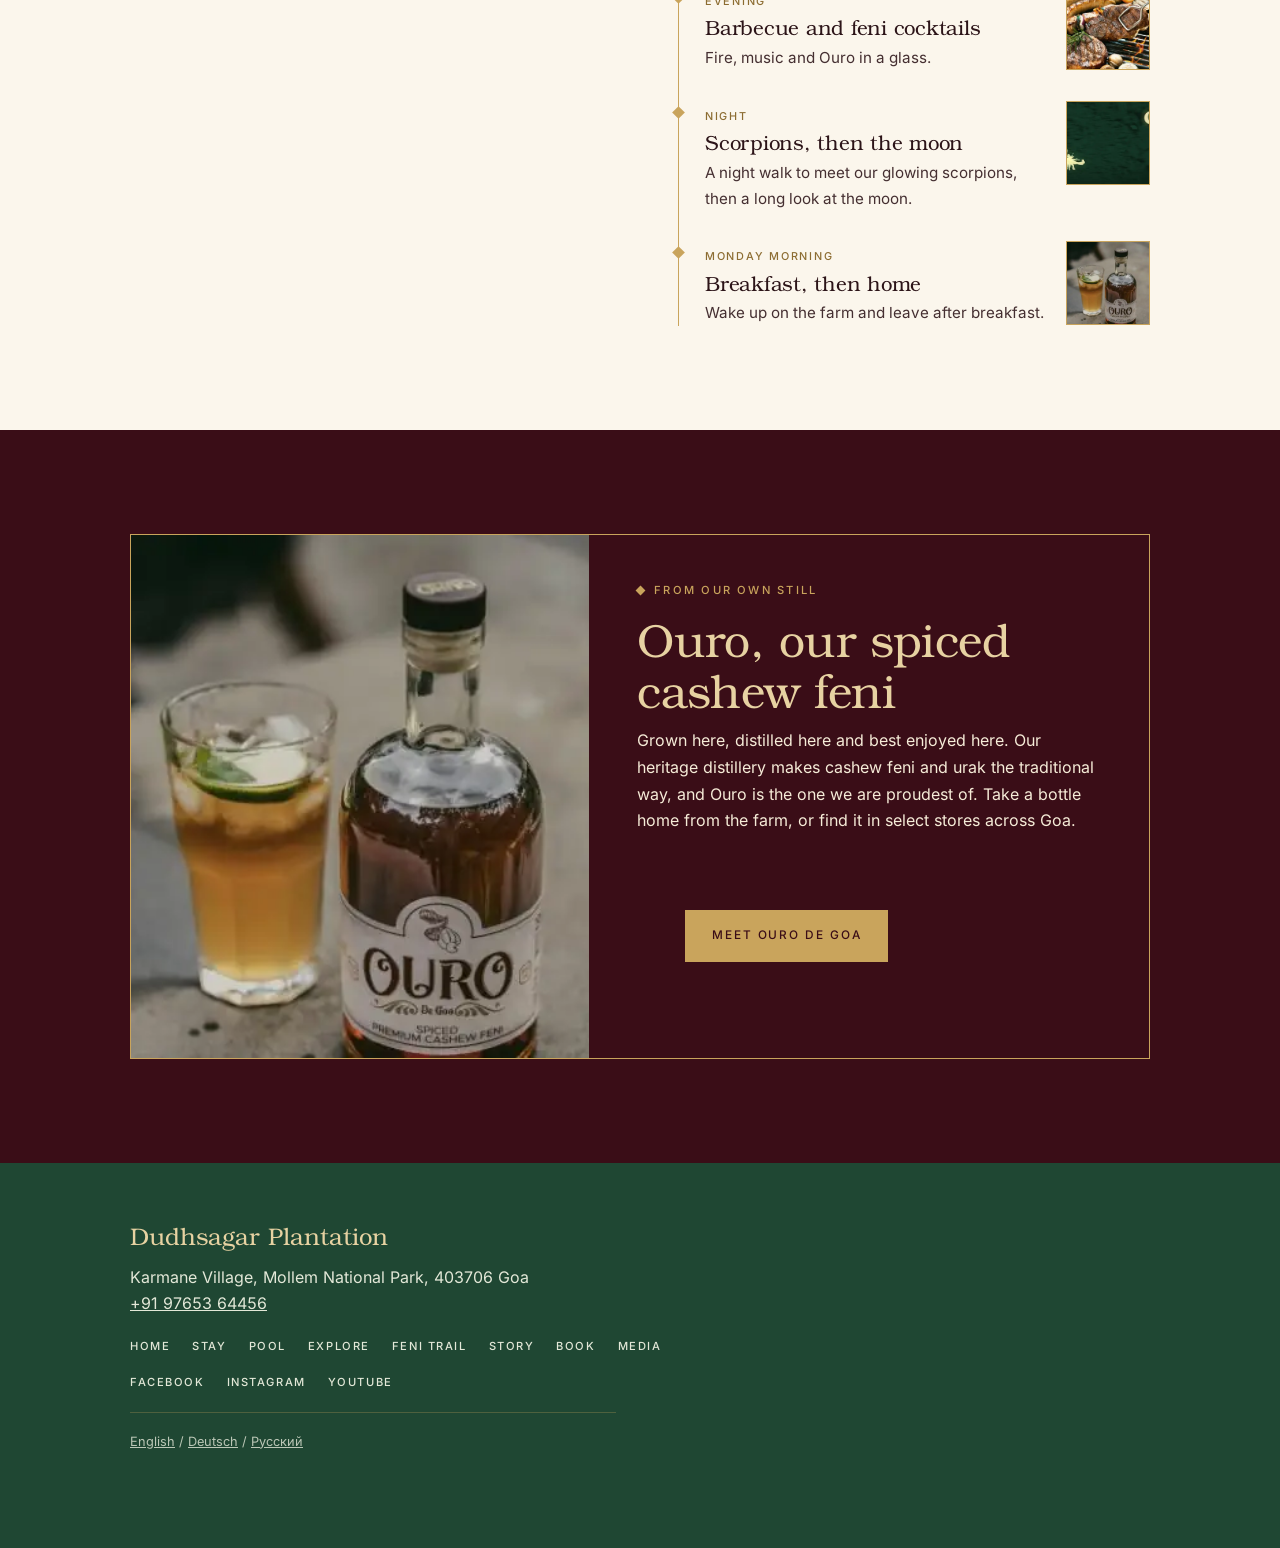
<file: feni-trail.html>
<!DOCTYPE html>
<html lang="en">
<head>
<meta charset="utf-8">
<meta name="viewport" content="width=device-width, initial-scale=1, viewport-fit=cover">
<meta name="theme-color" content="#3a0d17">
<title>The Feni Trail | Dudhsagar Plantation</title>
<meta name="description" content="One day and one night on the farm with a small invited group: follow the cashew from tree to copper still to glass. A Moving Arts Program original.">
<link rel="preload" as="font" type="font/woff" href="assets/fonts/display-400.woff" crossorigin>
<link rel="preload" as="font" type="font/woff" href="assets/fonts/ui-400.woff" crossorigin>
<link rel="preload" as="image" href="assets/img/river.webp" fetchpriority="high">
<link rel="stylesheet" href="assets/style.css">
<link rel="icon" href="assets/img/logo.webp">
</head>
<body>
<svg width="0" height="0" style="position:absolute" aria-hidden="true">
<symbol id="bed" viewBox="0 0 24 24"><path d="M3 19V6m0 9h18v4m0-4v-2a3 3 0 0 0-3-3h-7v5"/><circle cx="7" cy="11" r="1.8"/></symbol>
<symbol id="waves" viewBox="0 0 24 24"><path d="M2 7c2-2 4-2 6 0s4 2 6 0 4-2 6 0 M2 12c2-2 4-2 6 0s4 2 6 0 4-2 6 0 M2 17c2-2 4-2 6 0s4 2 6 0 4-2 6 0"/></symbol>
<symbol id="compass" viewBox="0 0 24 24"><circle cx="12" cy="12" r="9"/><path d="m15.5 8.5-2 5-5 2 2-5 5-2Z"/></symbol>
<symbol id="glass" viewBox="0 0 24 24"><path d="M5 4h14l-7 8-7-8Zm7 8v8m-4 0h8M15.5 4 18 2"/></symbol>
<symbol id="book" viewBox="0 0 24 24"><path d="M12 6c-2-1.5-5-2-8-2v14c3 0 6 .500 8 2 2-1.5 5-2 8-2V4c-3 0-6 .500-8 2Zm0 0v14"/></symbol>
<symbol id="bell" viewBox="0 0 24 24"><path d="M3 18h18M5 18a7 7 0 0 1 14 0M12 8V5.500m-2.5 0h5"/></symbol>
<symbol id="map" viewBox="0 0 24 24"><path d="M9 4 3 6v14l6-2 6 2 6-2V4l-6 2-6-2Zm0 0v14m6-12v14"/></symbol>
<symbol id="binoc" viewBox="0 0 24 24"><path d="M7.5 6h2.500v4m4 0V6h2.500M5.5 10H11v8a2.7 2.7 0 0 1-5.5 0v-8Zm7.5 0h5.500v8a2.7 2.7 0 0 1-5.5 0v-8Zm-2 3h2"/></symbol>
<symbol id="spade" viewBox="0 0 24 24"><path d="M12 3v10M9 3h6M8 13h8c0 4-2 7-4 8-2-1-4-4-4-8Z"/></symbol>
<symbol id="mortar" viewBox="0 0 24 24"><path d="M4 11h16a8 8 0 0 1-16 0Zm4 9.500h8M14 11l5-7"/></symbol>
<symbol id="flame" viewBox="0 0 24 24"><path d="M12 3c1 3 4.5 4.5 4.5 8.500a4.5 4.5 0 0 1-9 0c0-1.5.500-2.7 1.7-3.700C10 9.5 12 8 12 3ZM6 21h12"/></symbol>
<symbol id="peak" viewBox="0 0 24 24"><path d="M3 20 9 8l3 5 3-7 6 14H3Zm9-7v7"/></symbol>
<symbol id="columns" viewBox="0 0 24 24"><path d="m3 9 9-5 9 5M5 9v9m4.7-9v9m4.6-9v9M19 9v9M3 20.500h18"/></symbol>
<symbol id="eye" viewBox="0 0 24 24"><path d="M2 12s4-7 10-7 10 7 10 7-4 7-10 7S2 12 2 12Z"/><circle cx="12" cy="12" r="2.8"/></symbol>
<symbol id="bridge" viewBox="0 0 24 24"><path d="M2 9c5 0 5 8 10 8s5-8 10-8M2 19.500h20M7 12v7.500m5-2.500v2.500m5-7.500v7.5"/></symbol>
<symbol id="arch" viewBox="0 0 24 24"><path d="M5 21V10a7 7 0 0 1 14 0v11M3 21h18M12 3v18M5 13h14"/></symbol>
<symbol id="sunup" viewBox="0 0 24 24"><path d="M4 18h16M7 18a5 5 0 0 1 10 0M12 6v3M5 9l2 2m12-2-2 2M2 14h2m16 0h2"/></symbol>
<symbol id="cloud" viewBox="0 0 24 24"><path d="M7 15a4 4 0 0 1 .500-8 5.5 5.5 0 0 1 10.5 1.500A3.3 3.3 0 0 1 17.5 15H7Zm1 3-1 3m5-3-1 3m5-3-1 3"/></symbol>
<symbol id="pin" viewBox="0 0 24 24"><path d="M12 21s7-6.2 7-11.500a7 7 0 0 0-14 0C5 14.8 12 21 12 21Z"/><circle cx="12" cy="9.5" r="2.5"/></symbol>
<symbol id="phone" viewBox="0 0 24 24"><path d="M5 3h4l2 5-2.5 1.500a11 11 0 0 0 6 6L16 13l5 2v4a2 2 0 0 1-2 2A16 16 0 0 1 3 5a2 2 0 0 1 2-2Z"/></symbol>
<symbol id="chat" viewBox="0 0 24 24"><path d="M20.5 11.500a8.5 8.5 0 0 1-12.6 7.400L3.5 20.500l1.6-4.300A8.5 8.5 0 1 1 20.5 11.500Z"/></symbol>
<symbol id="mail" viewBox="0 0 24 24"><rect x="3" y="5" width="18" height="14" rx="1"/><path d="m4 7 8 6 8-6"/></symbol>
<symbol id="medal" viewBox="0 0 60 60"><path d="M20 34 13 56l10-5 6 8 4-20Zm20 0 7 22-10-5-6 8-4-20Z" fill="#9c7a2e" stroke="none"/><circle cx="30" cy="24" r="20" fill="#d9b75a" stroke="none"/><circle cx="30" cy="24" r="15.5" fill="none" stroke="#fff3cf" stroke-width="1.2"/><path d="m30 12.5 3.4 7.2 7.9 1-5.8 5.4 1.5 7.800L30 30l-7 3.9 1.5-7.8-5.8-5.4 7.9-1Z" fill="#fff3cf" stroke="none"/></symbol>
</svg>
<header class="hdr"><div class="in"><a class="brand" href="index.html"><img src="assets/img/logo.webp" width="90" height="90" alt="">Dudhsagar Plantation</a><a class="bt g" href="book.html">Book</a></div>
<nav class="chips" aria-label="Pages"><a href="stay.html"><svg aria-hidden="true"><use href="#bed"/></svg>Stay</a><a href="pool.html"><svg aria-hidden="true"><use href="#waves"/></svg>Pool</a><a href="explore.html"><svg aria-hidden="true"><use href="#compass"/></svg>Explore</a><a href="feni-trail.html" aria-current=page><svg aria-hidden="true"><use href="#glass"/></svg>Feni</a><a href="story.html"><svg aria-hidden="true"><use href="#book"/></svg>Story</a></nav></header>
<main>
<section class="ph dark"><div class="wrap"><span class="kick">A Moving Arts Program original</span><h1>The Feni Trail</h1><p class="lead">One day, one night, one farm in hidden South Goa.</p><div class="frame"><img src="assets/img/river.webp" width="760" height="555" alt="The hidden river trail at Dudhsagar Plantation" fetchpriority="high" decoding="async"></div></div></section>
<section class="s"><div class="wrap wide2"><div><span class="kick">By invitation, small group</span><h2 style="color:var(--wine)">From the tree to the still to the glass</h2>
<p class="soft" style="margin-top:14px">Nothing for you to organise. Lunch, the walk, live music, the barbecue and breakfast are all taken care of.</p>
<p class="lead" style="margin-top:18px;color:var(--wine)">Sunday 29 to Monday 30 November</p>
<div class="bts"><a class="bt g" href="https://wa.me/919849690077?text=Yess%20I%20am%20interested%20in%20the%20next%20one%2C%20please%20let%20me%20know%20when%20is%20the%20next%20one%20happening." target="_blank" rel="noopener"><svg aria-hidden="true"><use href="#chat"/></svg>Ask for an invite</a><a class="bt o" href="https://movingartsprogram.com/the-feni-trail/" target="_blank" rel="noopener">See the full trail</a></div></div>
<ol class="time"><li><div class="ti"><div><span class="t">Sunday, midday</span><h3>Lunch on the farm</h3><p>Everyone starts together, at one table.</p></div><img src="assets/img/spice.webp" width="434" height="466" alt="Lunch on the farm" loading="lazy" decoding="async"></div></li><li><div class="ti"><div><span class="t">Afternoon</span><h3>Find the river</h3><p>Follow the trail down through the green to a small hidden river.</p></div><img src="assets/img/river.webp" width="760" height="555" alt="Find the river" loading="lazy" decoding="async"></div></li><li><div class="ti"><div><span class="t">Afternoon</span><h3>Where Ouro comes from</h3><p>The spice trail and the copper still where feni is made over a wood fire.</p></div><img src="assets/img/still.webp" width="434" height="466" alt="Where Ouro comes from" loading="lazy" decoding="async"></div></li><li><div class="ti"><div><span class="t">Late afternoon</span><h3>The natural pool</h3><p>A swim in the middle of the green.</p></div><img src="assets/img/pool.webp" width="960" height="570" alt="The natural pool" loading="lazy" decoding="async"></div></li><li><div class="ti"><div><span class="t">Sunset</span><h3>Elvis Lobo, unplugged</h3><p>An acoustic set under the open sky, just for the group.</p></div><img src="assets/img/elvis.webp" width="520" height="474" alt="Elvis Lobo, unplugged" loading="lazy" decoding="async"></div></li><li><div class="ti"><div><span class="t">Evening</span><h3>Barbecue and feni cocktails</h3><p>Fire, music and Ouro in a glass.</p></div><img src="assets/img/bbq.webp" width="434" height="414" alt="Barbecue and feni cocktails" loading="lazy" decoding="async"></div></li><li><div class="ti"><div><span class="t">Night</span><h3>Scorpions, then the moon</h3><p>A night walk to meet our glowing scorpions, then a long look at the moon.</p></div><img src="assets/img/night.webp" width="640" height="416" alt="Scorpions, then the moon" loading="lazy" decoding="async"></div></li><li><div class="ti"><div><span class="t">Monday morning</span><h3>Breakfast, then home</h3><p>Wake up on the farm and leave after breakfast.</p></div><img src="assets/img/ouro.webp" width="434" height="414" alt="Breakfast, then home" loading="lazy" decoding="async"></div></li></ol></div></section>
<section class="s dark"><div class="wrap"><div class="ouro"><img src="assets/img/ouro.webp" width="434" height="414" alt="A bottle of Ouro spiced cashew feni next to a cocktail" loading="lazy" decoding="async"><div><span class="kick">From our own still</span><h2>Ouro, our spiced cashew feni</h2>
<p style="margin-top:12px">Grown here, distilled here and best enjoyed here. Our heritage distillery makes cashew feni and urak the traditional way, and Ouro is the one we are proudest of. Take a bottle home from the farm, or find it in select stores across Goa.</p>
<div class="bts"><a class="bt g" href="https://ourodegoa.in/" target="_blank" rel="noopener">Meet Ouro De Goa</a></div></div></div></div></section>
</main>
<footer><div class="wrap"><p class="nm">Dudhsagar Plantation</p><p style="margin-top:8px">Karmane Village, Mollem National Park, 403706 Goa<br><a href="tel:+919765364456">+91 97653 64456</a></p>
<div class="fl"><a href="index.html">Home</a><a href="stay.html">Stay</a><a href="pool.html">Pool</a><a href="explore.html">Explore</a><a href="feni-trail.html">Feni Trail</a><a href="story.html">Story</a><a href="book.html">Book</a><a href="https://dudhsagarplantation.com/media-coverage">Media</a></div>
<div class="fl"><a href="https://www.facebook.com/DudhsagarPlantation/">Facebook</a><a href="https://www.instagram.com/DudhsagarPlantation_goa/">Instagram</a><a href="https://www.youtube.com/channel/UCibFM3-KxfApkjIg2wTgZBw">YouTube</a></div>
<p class="sm"><a href="https://dudhsagarplantation.com/">English</a> / <a href="https://dudhsagarplantation.com/de/urlaub-auf-biohof" lang="de">Deutsch</a> / <a href="https://dudhsagarplantation.com/ru/farm-%d0%be%d1%82%d0%b4%d1%8b%d1%85-%d0%b3%d0%be%d0%b0" lang="ru">Русский</a></p></div></footer>
<a class="fab" href="book.html"><svg aria-hidden="true"><use href="#bell"/></svg>Book</a>
<script src="assets/site.js" defer></script>
</body>
</html>
</file>
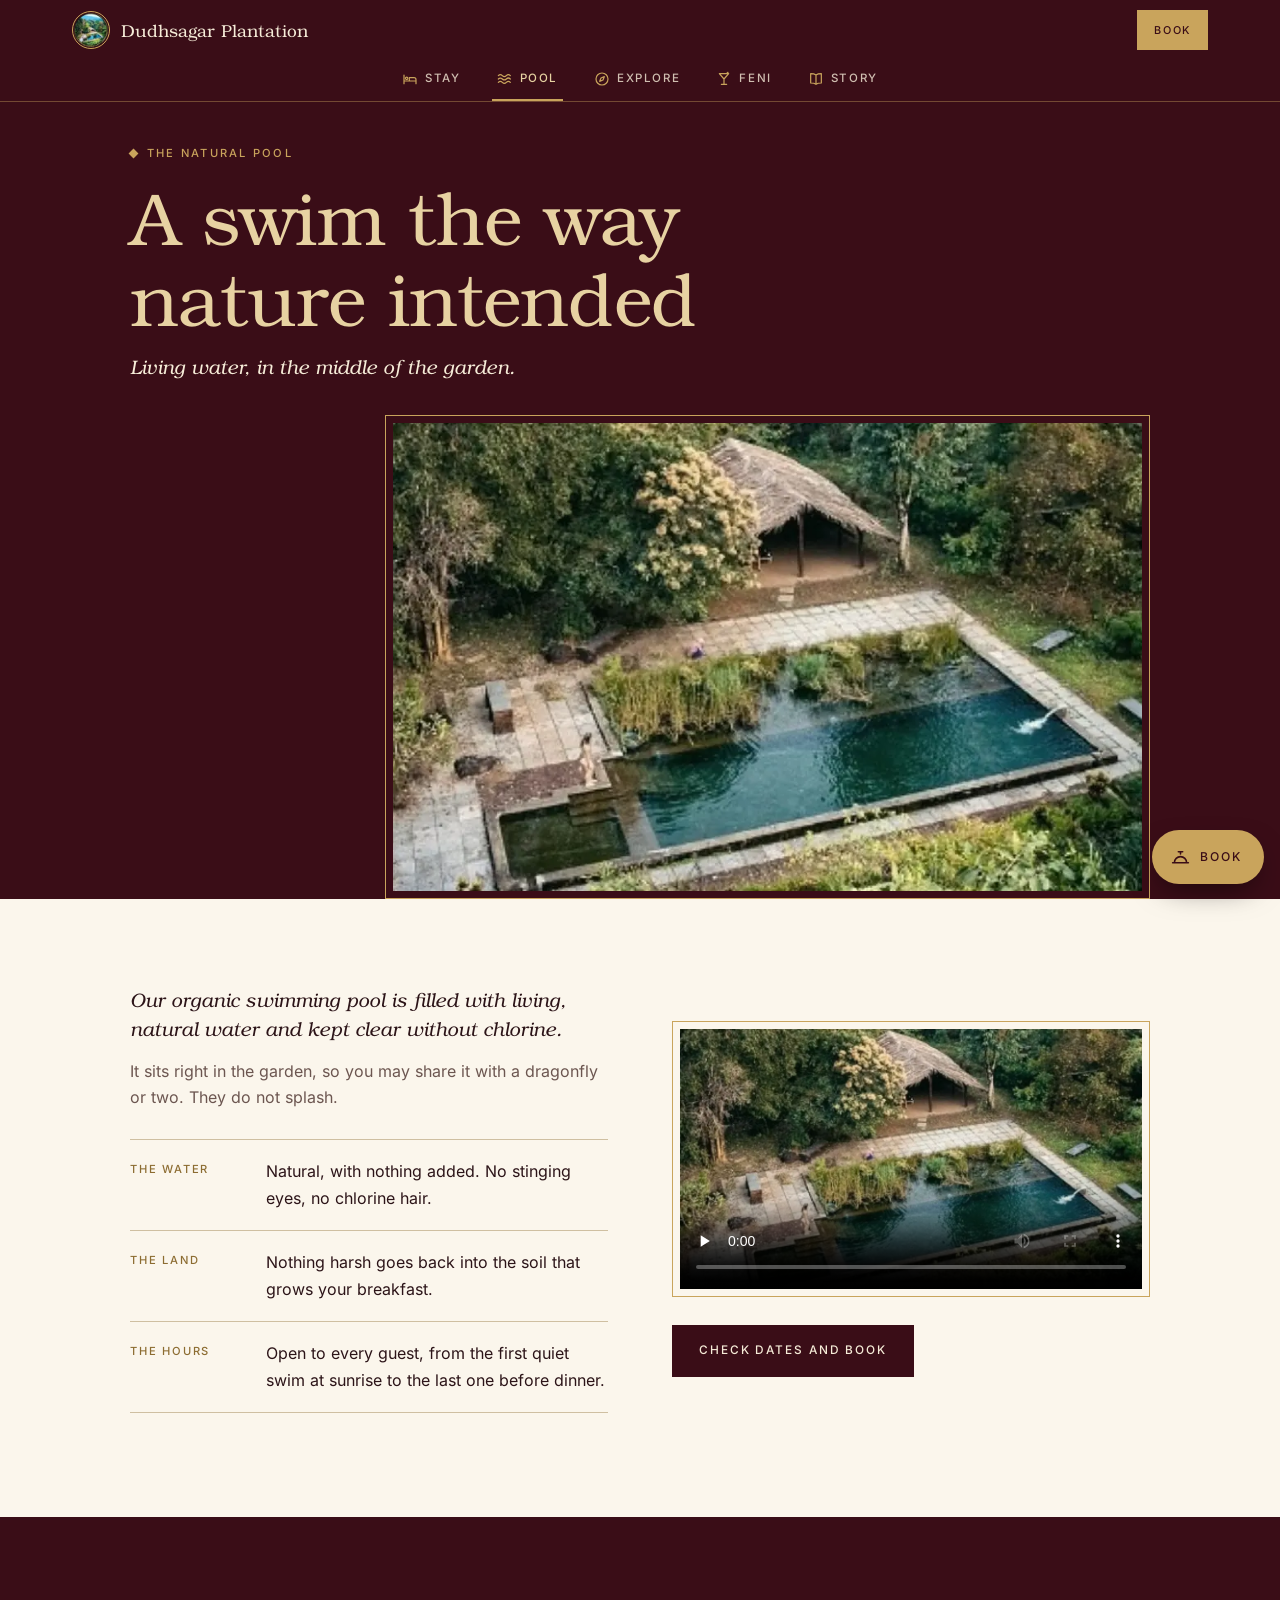
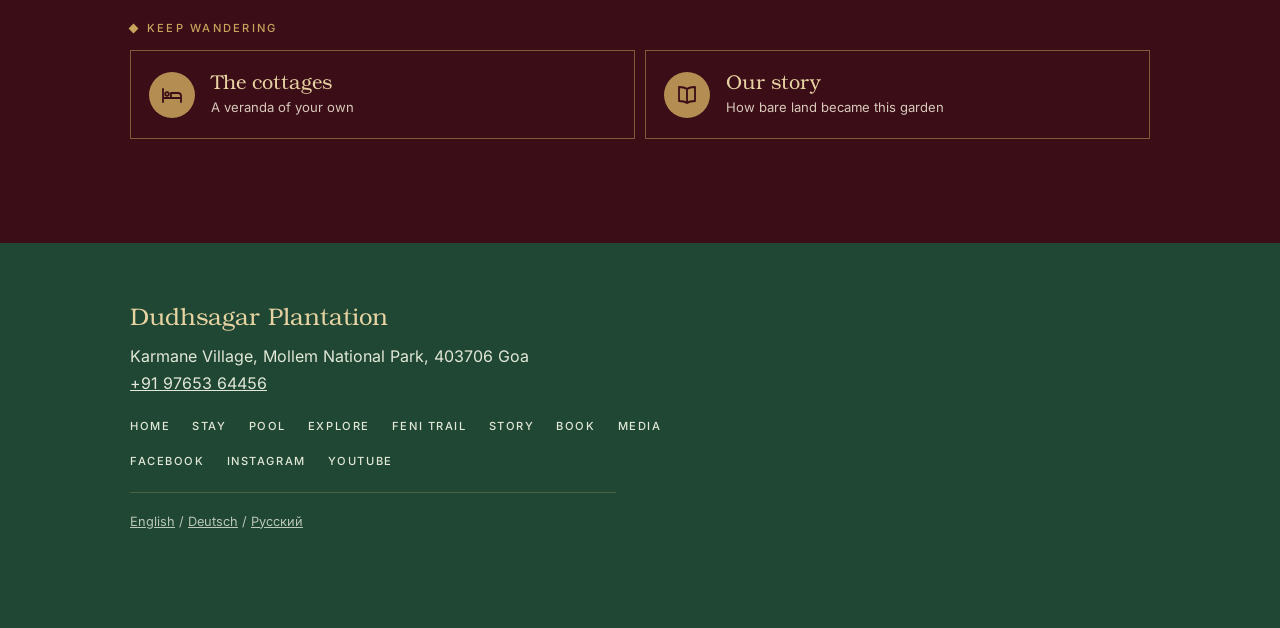
<file: pool.html>
<!DOCTYPE html>
<html lang="en">
<head>
<meta charset="utf-8">
<meta name="viewport" content="width=device-width, initial-scale=1, viewport-fit=cover">
<meta name="theme-color" content="#3a0d17">
<title>The Natural Pool | Dudhsagar Plantation</title>
<meta name="description" content="An organic swimming pool filled with natural water and kept clear without chlorine, set in the garden of Dudhsagar Plantation, Goa.">
<link rel="preload" as="font" type="font/woff" href="assets/fonts/display-400.woff" crossorigin>
<link rel="preload" as="font" type="font/woff" href="assets/fonts/ui-400.woff" crossorigin>
<link rel="preload" as="image" href="assets/img/pool.webp" fetchpriority="high">
<link rel="stylesheet" href="assets/style.css">
<link rel="icon" href="assets/img/logo.webp">
</head>
<body>
<svg width="0" height="0" style="position:absolute" aria-hidden="true">
<symbol id="bed" viewBox="0 0 24 24"><path d="M3 19V6m0 9h18v4m0-4v-2a3 3 0 0 0-3-3h-7v5"/><circle cx="7" cy="11" r="1.8"/></symbol>
<symbol id="waves" viewBox="0 0 24 24"><path d="M2 7c2-2 4-2 6 0s4 2 6 0 4-2 6 0 M2 12c2-2 4-2 6 0s4 2 6 0 4-2 6 0 M2 17c2-2 4-2 6 0s4 2 6 0 4-2 6 0"/></symbol>
<symbol id="compass" viewBox="0 0 24 24"><circle cx="12" cy="12" r="9"/><path d="m15.5 8.5-2 5-5 2 2-5 5-2Z"/></symbol>
<symbol id="glass" viewBox="0 0 24 24"><path d="M5 4h14l-7 8-7-8Zm7 8v8m-4 0h8M15.5 4 18 2"/></symbol>
<symbol id="book" viewBox="0 0 24 24"><path d="M12 6c-2-1.5-5-2-8-2v14c3 0 6 .500 8 2 2-1.5 5-2 8-2V4c-3 0-6 .500-8 2Zm0 0v14"/></symbol>
<symbol id="bell" viewBox="0 0 24 24"><path d="M3 18h18M5 18a7 7 0 0 1 14 0M12 8V5.500m-2.5 0h5"/></symbol>
<symbol id="map" viewBox="0 0 24 24"><path d="M9 4 3 6v14l6-2 6 2 6-2V4l-6 2-6-2Zm0 0v14m6-12v14"/></symbol>
<symbol id="binoc" viewBox="0 0 24 24"><path d="M7.5 6h2.500v4m4 0V6h2.500M5.5 10H11v8a2.7 2.7 0 0 1-5.5 0v-8Zm7.5 0h5.500v8a2.7 2.7 0 0 1-5.5 0v-8Zm-2 3h2"/></symbol>
<symbol id="spade" viewBox="0 0 24 24"><path d="M12 3v10M9 3h6M8 13h8c0 4-2 7-4 8-2-1-4-4-4-8Z"/></symbol>
<symbol id="mortar" viewBox="0 0 24 24"><path d="M4 11h16a8 8 0 0 1-16 0Zm4 9.500h8M14 11l5-7"/></symbol>
<symbol id="flame" viewBox="0 0 24 24"><path d="M12 3c1 3 4.5 4.5 4.5 8.500a4.5 4.5 0 0 1-9 0c0-1.5.500-2.7 1.7-3.700C10 9.5 12 8 12 3ZM6 21h12"/></symbol>
<symbol id="peak" viewBox="0 0 24 24"><path d="M3 20 9 8l3 5 3-7 6 14H3Zm9-7v7"/></symbol>
<symbol id="columns" viewBox="0 0 24 24"><path d="m3 9 9-5 9 5M5 9v9m4.7-9v9m4.6-9v9M19 9v9M3 20.500h18"/></symbol>
<symbol id="eye" viewBox="0 0 24 24"><path d="M2 12s4-7 10-7 10 7 10 7-4 7-10 7S2 12 2 12Z"/><circle cx="12" cy="12" r="2.8"/></symbol>
<symbol id="bridge" viewBox="0 0 24 24"><path d="M2 9c5 0 5 8 10 8s5-8 10-8M2 19.500h20M7 12v7.500m5-2.500v2.500m5-7.500v7.5"/></symbol>
<symbol id="arch" viewBox="0 0 24 24"><path d="M5 21V10a7 7 0 0 1 14 0v11M3 21h18M12 3v18M5 13h14"/></symbol>
<symbol id="sunup" viewBox="0 0 24 24"><path d="M4 18h16M7 18a5 5 0 0 1 10 0M12 6v3M5 9l2 2m12-2-2 2M2 14h2m16 0h2"/></symbol>
<symbol id="cloud" viewBox="0 0 24 24"><path d="M7 15a4 4 0 0 1 .500-8 5.5 5.5 0 0 1 10.5 1.500A3.3 3.3 0 0 1 17.5 15H7Zm1 3-1 3m5-3-1 3m5-3-1 3"/></symbol>
<symbol id="pin" viewBox="0 0 24 24"><path d="M12 21s7-6.2 7-11.500a7 7 0 0 0-14 0C5 14.8 12 21 12 21Z"/><circle cx="12" cy="9.5" r="2.5"/></symbol>
<symbol id="phone" viewBox="0 0 24 24"><path d="M5 3h4l2 5-2.5 1.500a11 11 0 0 0 6 6L16 13l5 2v4a2 2 0 0 1-2 2A16 16 0 0 1 3 5a2 2 0 0 1 2-2Z"/></symbol>
<symbol id="chat" viewBox="0 0 24 24"><path d="M20.5 11.500a8.5 8.5 0 0 1-12.6 7.400L3.5 20.500l1.6-4.300A8.5 8.5 0 1 1 20.5 11.500Z"/></symbol>
<symbol id="mail" viewBox="0 0 24 24"><rect x="3" y="5" width="18" height="14" rx="1"/><path d="m4 7 8 6 8-6"/></symbol>
<symbol id="medal" viewBox="0 0 60 60"><path d="M20 34 13 56l10-5 6 8 4-20Zm20 0 7 22-10-5-6 8-4-20Z" fill="#9c7a2e" stroke="none"/><circle cx="30" cy="24" r="20" fill="#d9b75a" stroke="none"/><circle cx="30" cy="24" r="15.5" fill="none" stroke="#fff3cf" stroke-width="1.2"/><path d="m30 12.5 3.4 7.2 7.9 1-5.8 5.4 1.5 7.800L30 30l-7 3.9 1.5-7.8-5.8-5.4 7.9-1Z" fill="#fff3cf" stroke="none"/></symbol>
</svg>
<header class="hdr"><div class="in"><a class="brand" href="index.html"><img src="assets/img/logo.webp" width="90" height="90" alt="">Dudhsagar Plantation</a><a class="bt g" href="book.html">Book</a></div>
<nav class="chips" aria-label="Pages"><a href="stay.html"><svg aria-hidden="true"><use href="#bed"/></svg>Stay</a><a href="pool.html" aria-current=page><svg aria-hidden="true"><use href="#waves"/></svg>Pool</a><a href="explore.html"><svg aria-hidden="true"><use href="#compass"/></svg>Explore</a><a href="feni-trail.html"><svg aria-hidden="true"><use href="#glass"/></svg>Feni</a><a href="story.html"><svg aria-hidden="true"><use href="#book"/></svg>Story</a></nav></header>
<main>
<section class="ph dark"><div class="wrap"><span class="kick">The natural pool</span><h1>A swim the way nature intended</h1><p class="lead">Living water, in the middle of the garden.</p><div class="frame"><img src="assets/img/pool.webp" width="960" height="570" alt="The natural swimming pool seen from above" fetchpriority="high" decoding="async"></div></div></section>
<section class="s"><div class="wrap wide2"><div><p class="lead">Our organic swimming pool is filled with living, natural water and kept clear without chlorine.</p>
<p class="soft" style="margin-top:14px">It sits right in the garden, so you may share it with a dragonfly or two. They do not splash.</p>
<dl class="defs" style="margin-top:28px"><div><dt>The water</dt><dd>Natural, with nothing added. No stinging eyes, no chlorine hair.</dd></div>
<div><dt>The land</dt><dd>Nothing harsh goes back into the soil that grows your breakfast.</dd></div>
<div><dt>The hours</dt><dd>Open to every guest, from the first quiet swim at sunrise to the last one before dinner.</dd></div></dl></div>
<div><div class="vid"><video controls playsinline preload="none" poster="assets/img/pool.webp"><source src="https://www.dudhsagarplantation.com/wp-content/uploads/2023/07/Dudhsagar-Plantation-a-tropical-farmstay-with-natural-water-pool-healthy-fod-and-trails-medium.mp4" type="video/mp4"></video></div>
<div class="bts"><a class="bt m" href="book.html">Check dates and book</a></div></div></div></section><section class="s dark"><div class="wrap"><span class="kick">Keep wandering</span><div class="nx"><a href="stay.html"><span class="bdg"><svg aria-hidden="true"><use href="#bed"/></svg></span><div><b>The cottages</b><span>A veranda of your own</span></div></a><a href="story.html"><span class="bdg"><svg aria-hidden="true"><use href="#book"/></svg></span><div><b>Our story</b><span>How bare land became this garden</span></div></a></div></div></section>
</main>
<footer><div class="wrap"><p class="nm">Dudhsagar Plantation</p><p style="margin-top:8px">Karmane Village, Mollem National Park, 403706 Goa<br><a href="tel:+919765364456">+91 97653 64456</a></p>
<div class="fl"><a href="index.html">Home</a><a href="stay.html">Stay</a><a href="pool.html">Pool</a><a href="explore.html">Explore</a><a href="feni-trail.html">Feni Trail</a><a href="story.html">Story</a><a href="book.html">Book</a><a href="https://dudhsagarplantation.com/media-coverage">Media</a></div>
<div class="fl"><a href="https://www.facebook.com/DudhsagarPlantation/">Facebook</a><a href="https://www.instagram.com/DudhsagarPlantation_goa/">Instagram</a><a href="https://www.youtube.com/channel/UCibFM3-KxfApkjIg2wTgZBw">YouTube</a></div>
<p class="sm"><a href="https://dudhsagarplantation.com/">English</a> / <a href="https://dudhsagarplantation.com/de/urlaub-auf-biohof" lang="de">Deutsch</a> / <a href="https://dudhsagarplantation.com/ru/farm-%d0%be%d1%82%d0%b4%d1%8b%d1%85-%d0%b3%d0%be%d0%b0" lang="ru">Русский</a></p></div></footer>
<a class="fab" href="book.html"><svg aria-hidden="true"><use href="#bell"/></svg>Book</a>
<script src="assets/site.js" defer></script>
</body>
</html>
</file>
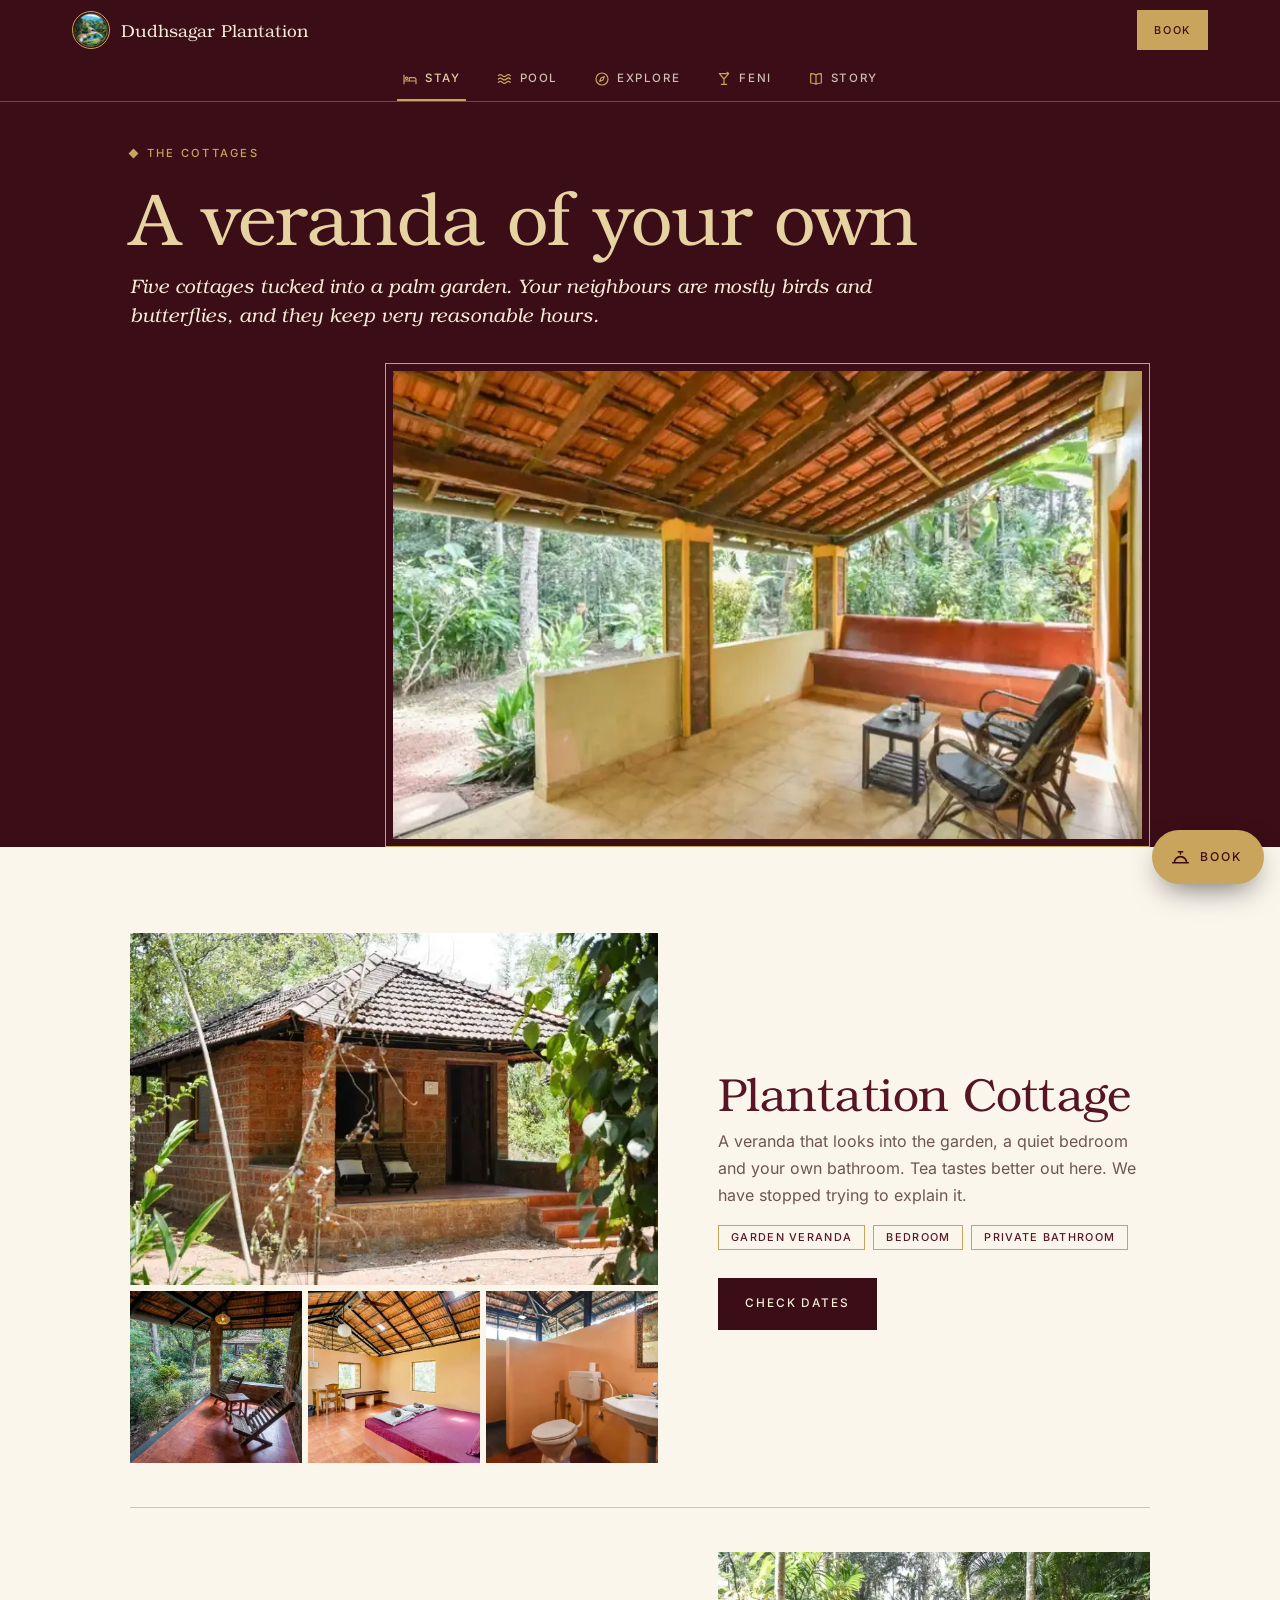
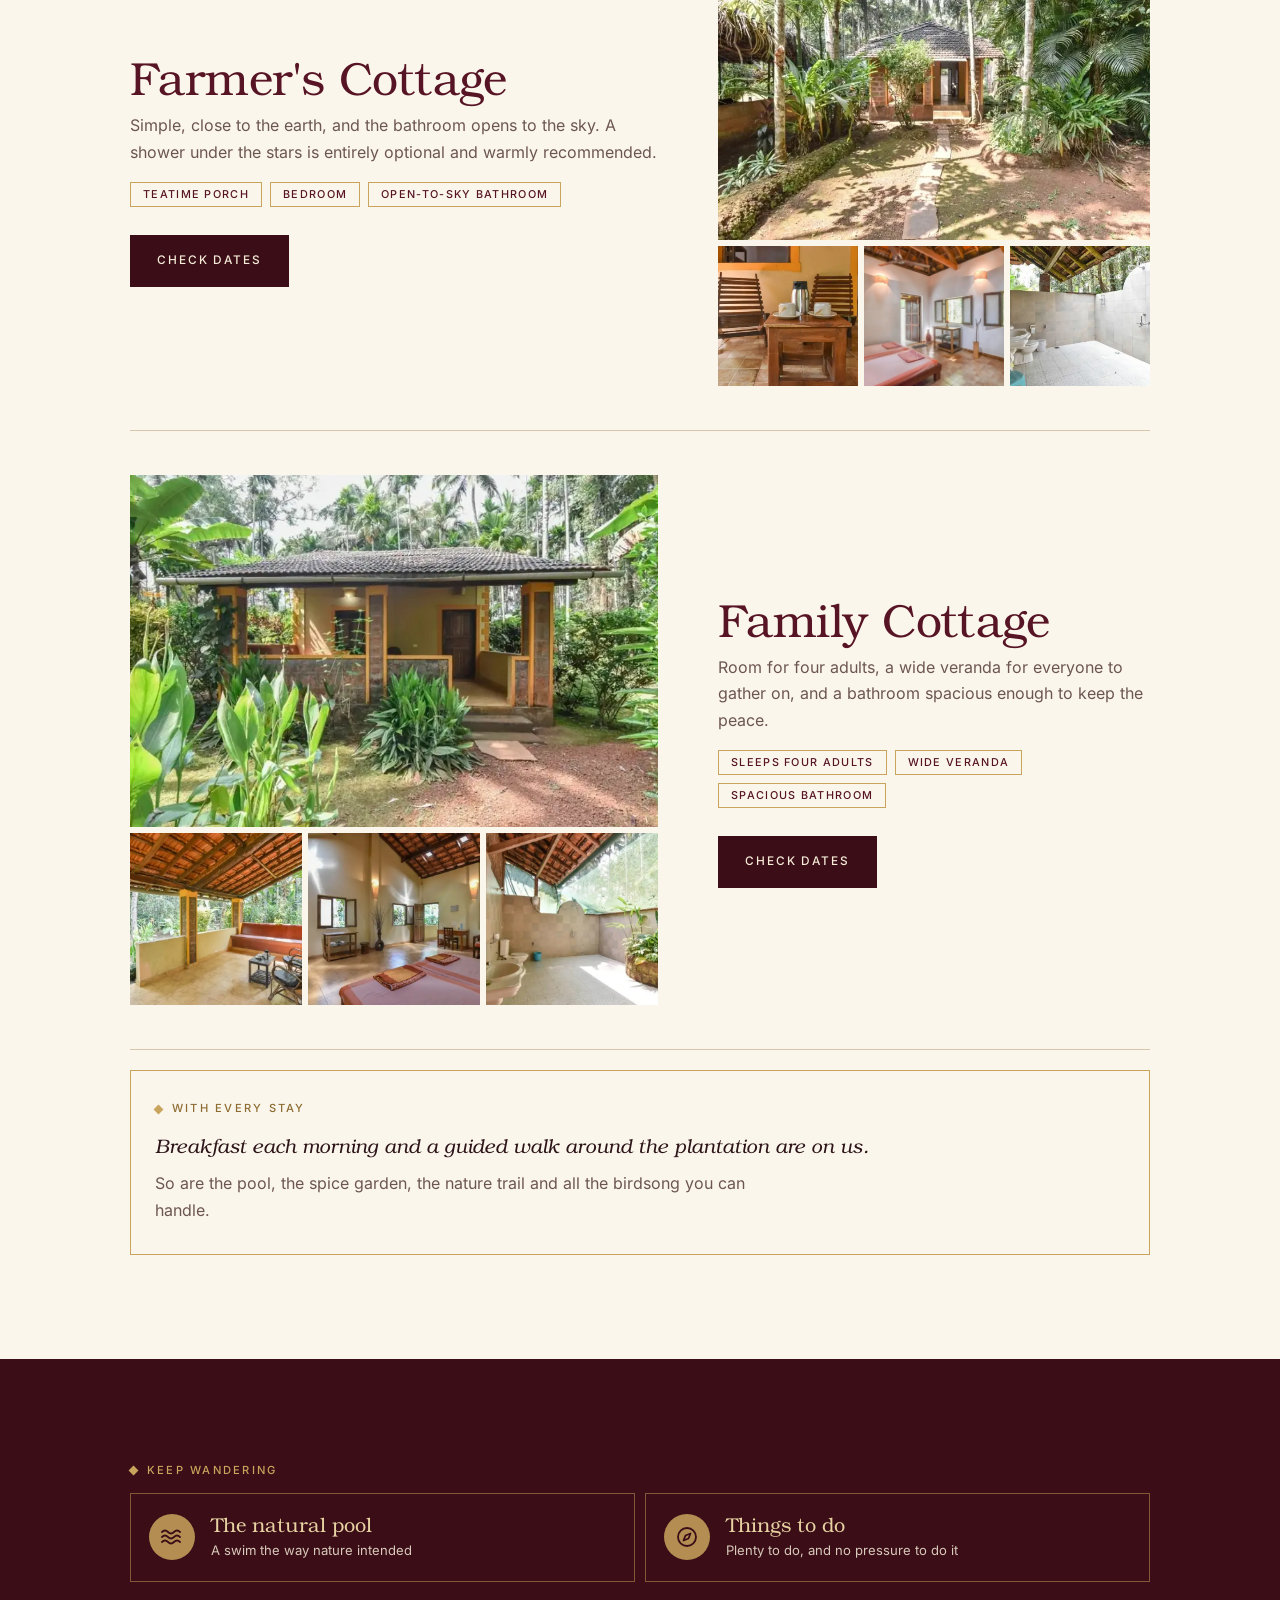
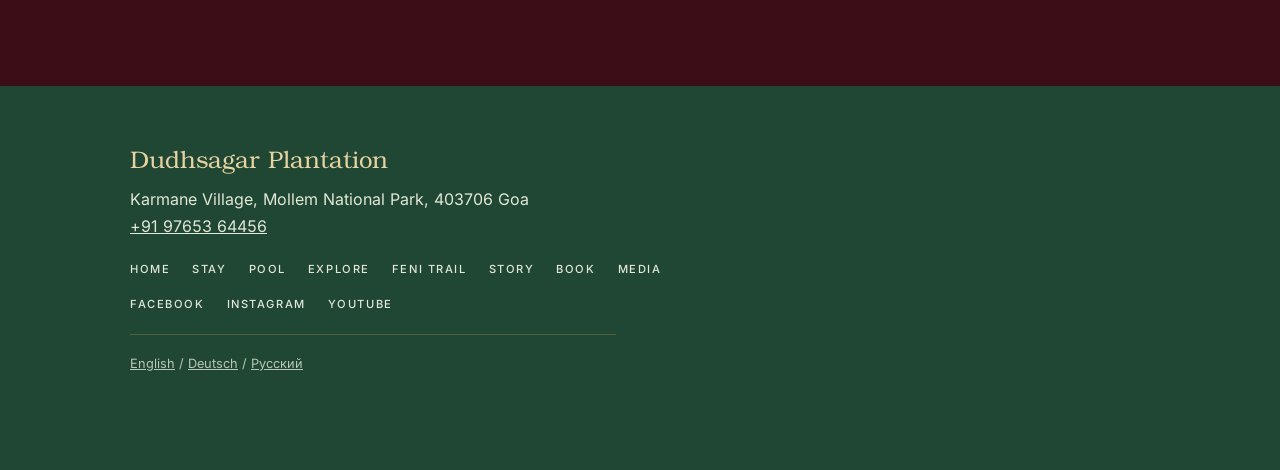
<file: stay.html>
<!DOCTYPE html>
<html lang="en">
<head>
<meta charset="utf-8">
<meta name="viewport" content="width=device-width, initial-scale=1, viewport-fit=cover">
<meta name="theme-color" content="#3a0d17">
<title>The Cottages | Dudhsagar Plantation</title>
<meta name="description" content="Three kinds of cottage in a tropical palm garden, each with its own veranda. Breakfast and a plantation tour are included.">
<link rel="preload" as="font" type="font/woff" href="assets/fonts/display-400.woff" crossorigin>
<link rel="preload" as="font" type="font/woff" href="assets/fonts/ui-400.woff" crossorigin>
<link rel="preload" as="image" href="assets/img/fam-veranda.webp" fetchpriority="high">
<link rel="stylesheet" href="assets/style.css">
<link rel="icon" href="assets/img/logo.webp">
</head>
<body>
<svg width="0" height="0" style="position:absolute" aria-hidden="true">
<symbol id="bed" viewBox="0 0 24 24"><path d="M3 19V6m0 9h18v4m0-4v-2a3 3 0 0 0-3-3h-7v5"/><circle cx="7" cy="11" r="1.8"/></symbol>
<symbol id="waves" viewBox="0 0 24 24"><path d="M2 7c2-2 4-2 6 0s4 2 6 0 4-2 6 0 M2 12c2-2 4-2 6 0s4 2 6 0 4-2 6 0 M2 17c2-2 4-2 6 0s4 2 6 0 4-2 6 0"/></symbol>
<symbol id="compass" viewBox="0 0 24 24"><circle cx="12" cy="12" r="9"/><path d="m15.5 8.5-2 5-5 2 2-5 5-2Z"/></symbol>
<symbol id="glass" viewBox="0 0 24 24"><path d="M5 4h14l-7 8-7-8Zm7 8v8m-4 0h8M15.5 4 18 2"/></symbol>
<symbol id="book" viewBox="0 0 24 24"><path d="M12 6c-2-1.5-5-2-8-2v14c3 0 6 .500 8 2 2-1.5 5-2 8-2V4c-3 0-6 .500-8 2Zm0 0v14"/></symbol>
<symbol id="bell" viewBox="0 0 24 24"><path d="M3 18h18M5 18a7 7 0 0 1 14 0M12 8V5.500m-2.5 0h5"/></symbol>
<symbol id="map" viewBox="0 0 24 24"><path d="M9 4 3 6v14l6-2 6 2 6-2V4l-6 2-6-2Zm0 0v14m6-12v14"/></symbol>
<symbol id="binoc" viewBox="0 0 24 24"><path d="M7.5 6h2.500v4m4 0V6h2.500M5.5 10H11v8a2.7 2.7 0 0 1-5.5 0v-8Zm7.5 0h5.500v8a2.7 2.7 0 0 1-5.5 0v-8Zm-2 3h2"/></symbol>
<symbol id="spade" viewBox="0 0 24 24"><path d="M12 3v10M9 3h6M8 13h8c0 4-2 7-4 8-2-1-4-4-4-8Z"/></symbol>
<symbol id="mortar" viewBox="0 0 24 24"><path d="M4 11h16a8 8 0 0 1-16 0Zm4 9.500h8M14 11l5-7"/></symbol>
<symbol id="flame" viewBox="0 0 24 24"><path d="M12 3c1 3 4.5 4.5 4.5 8.500a4.5 4.5 0 0 1-9 0c0-1.5.500-2.7 1.7-3.700C10 9.5 12 8 12 3ZM6 21h12"/></symbol>
<symbol id="peak" viewBox="0 0 24 24"><path d="M3 20 9 8l3 5 3-7 6 14H3Zm9-7v7"/></symbol>
<symbol id="columns" viewBox="0 0 24 24"><path d="m3 9 9-5 9 5M5 9v9m4.7-9v9m4.6-9v9M19 9v9M3 20.500h18"/></symbol>
<symbol id="eye" viewBox="0 0 24 24"><path d="M2 12s4-7 10-7 10 7 10 7-4 7-10 7S2 12 2 12Z"/><circle cx="12" cy="12" r="2.8"/></symbol>
<symbol id="bridge" viewBox="0 0 24 24"><path d="M2 9c5 0 5 8 10 8s5-8 10-8M2 19.500h20M7 12v7.500m5-2.500v2.500m5-7.500v7.5"/></symbol>
<symbol id="arch" viewBox="0 0 24 24"><path d="M5 21V10a7 7 0 0 1 14 0v11M3 21h18M12 3v18M5 13h14"/></symbol>
<symbol id="sunup" viewBox="0 0 24 24"><path d="M4 18h16M7 18a5 5 0 0 1 10 0M12 6v3M5 9l2 2m12-2-2 2M2 14h2m16 0h2"/></symbol>
<symbol id="cloud" viewBox="0 0 24 24"><path d="M7 15a4 4 0 0 1 .500-8 5.5 5.5 0 0 1 10.5 1.500A3.3 3.3 0 0 1 17.5 15H7Zm1 3-1 3m5-3-1 3m5-3-1 3"/></symbol>
<symbol id="pin" viewBox="0 0 24 24"><path d="M12 21s7-6.2 7-11.500a7 7 0 0 0-14 0C5 14.8 12 21 12 21Z"/><circle cx="12" cy="9.5" r="2.5"/></symbol>
<symbol id="phone" viewBox="0 0 24 24"><path d="M5 3h4l2 5-2.5 1.500a11 11 0 0 0 6 6L16 13l5 2v4a2 2 0 0 1-2 2A16 16 0 0 1 3 5a2 2 0 0 1 2-2Z"/></symbol>
<symbol id="chat" viewBox="0 0 24 24"><path d="M20.5 11.500a8.5 8.5 0 0 1-12.6 7.400L3.5 20.500l1.6-4.300A8.5 8.5 0 1 1 20.5 11.500Z"/></symbol>
<symbol id="mail" viewBox="0 0 24 24"><rect x="3" y="5" width="18" height="14" rx="1"/><path d="m4 7 8 6 8-6"/></symbol>
<symbol id="medal" viewBox="0 0 60 60"><path d="M20 34 13 56l10-5 6 8 4-20Zm20 0 7 22-10-5-6 8-4-20Z" fill="#9c7a2e" stroke="none"/><circle cx="30" cy="24" r="20" fill="#d9b75a" stroke="none"/><circle cx="30" cy="24" r="15.5" fill="none" stroke="#fff3cf" stroke-width="1.2"/><path d="m30 12.5 3.4 7.2 7.9 1-5.8 5.4 1.5 7.800L30 30l-7 3.9 1.5-7.8-5.8-5.4 7.9-1Z" fill="#fff3cf" stroke="none"/></symbol>
</svg>
<header class="hdr"><div class="in"><a class="brand" href="index.html"><img src="assets/img/logo.webp" width="90" height="90" alt="">Dudhsagar Plantation</a><a class="bt g" href="book.html">Book</a></div>
<nav class="chips" aria-label="Pages"><a href="stay.html" aria-current=page><svg aria-hidden="true"><use href="#bed"/></svg>Stay</a><a href="pool.html"><svg aria-hidden="true"><use href="#waves"/></svg>Pool</a><a href="explore.html"><svg aria-hidden="true"><use href="#compass"/></svg>Explore</a><a href="feni-trail.html"><svg aria-hidden="true"><use href="#glass"/></svg>Feni</a><a href="story.html"><svg aria-hidden="true"><use href="#book"/></svg>Story</a></nav></header>
<main>
<section class="ph dark"><div class="wrap"><span class="kick">The cottages</span><h1>A veranda of your own</h1><p class="lead">Five cottages tucked into a palm garden. Your neighbours are mostly birds and butterflies, and they keep very reasonable hours.</p><div class="frame"><img src="assets/img/fam-veranda.webp" width="760" height="505" alt="The wide veranda of the Family Cottage" fetchpriority="high" decoding="async"></div></div></section>
<section class="s"><div class="wrap"><article class="cot"><div class="mos"><img src="assets/img/pc-front.webp" width="760" height="506" alt="Plantation Cottage: Front view" loading="lazy" decoding="async"><img src="assets/img/pc-veranda.webp" width="760" height="505" alt="Plantation Cottage: The veranda" loading="lazy" decoding="async"><img src="assets/img/pc-bedroom.webp" width="760" height="505" alt="Plantation Cottage: Bedroom" loading="lazy" decoding="async"><img src="assets/img/pc-bath.webp" width="760" height="505" alt="Plantation Cottage: Bathroom" loading="lazy" decoding="async"></div><div><h2>Plantation Cottage</h2><p>A veranda that looks into the garden, a quiet bedroom and your own bathroom. Tea tastes better out here. We have stopped trying to explain it.</p><ul class="tags"><li>Garden veranda</li><li>Bedroom</li><li>Private bathroom</li></ul><div class="bts"><a class="bt m" href="book.html">Check dates</a></div></div></article><article class="cot"><div class="mos"><img src="assets/img/fc-front.webp" width="760" height="505" alt="Farmer's Cottage: Front view" loading="lazy" decoding="async"><img src="assets/img/fc-tea.webp" width="760" height="505" alt="Farmer's Cottage: Teatime" loading="lazy" decoding="async"><img src="assets/img/fc-bedroom.webp" width="760" height="579" alt="Farmer's Cottage: Bedroom" loading="lazy" decoding="async"><img src="assets/img/fc-bath.webp" width="760" height="505" alt="Farmer's Cottage: Open-to-sky bathroom" loading="lazy" decoding="async"></div><div><h2>Farmer's Cottage</h2><p>Simple, close to the earth, and the bathroom opens to the sky. A shower under the stars is entirely optional and warmly recommended.</p><ul class="tags"><li>Teatime porch</li><li>Bedroom</li><li>Open-to-sky bathroom</li></ul><div class="bts"><a class="bt m" href="book.html">Check dates</a></div></div></article><article class="cot"><div class="mos"><img src="assets/img/fam-front.webp" width="760" height="505" alt="Family Cottage: Front view" loading="lazy" decoding="async"><img src="assets/img/fam-veranda.webp" width="760" height="505" alt="Family Cottage: Spacious veranda" loading="lazy" decoding="async"><img src="assets/img/fam-room.webp" width="760" height="505" alt="Family Cottage: Room for four adults" loading="lazy" decoding="async"><img src="assets/img/fam-bath.webp" width="760" height="480" alt="Family Cottage: Spacious bathroom" loading="lazy" decoding="async"></div><div><h2>Family Cottage</h2><p>Room for four adults, a wide veranda for everyone to gather on, and a bathroom spacious enough to keep the peace.</p><ul class="tags"><li>Sleeps four adults</li><li>Wide veranda</li><li>Spacious bathroom</li></ul><div class="bts"><a class="bt m" href="book.html">Check dates</a></div></div></article>
<div class="panel"><span class="kick">With every stay</span><p class="lead">Breakfast each morning and a guided walk around the plantation are on us.</p><p class="soft" style="margin-top:10px">So are the pool, the spice garden, the nature trail and all the birdsong you can handle.</p></div>
</div></section><section class="s dark"><div class="wrap"><span class="kick">Keep wandering</span><div class="nx"><a href="pool.html"><span class="bdg"><svg aria-hidden="true"><use href="#waves"/></svg></span><div><b>The natural pool</b><span>A swim the way nature intended</span></div></a><a href="explore.html"><span class="bdg"><svg aria-hidden="true"><use href="#compass"/></svg></span><div><b>Things to do</b><span>Plenty to do, and no pressure to do it</span></div></a></div></div></section>
</main>
<footer><div class="wrap"><p class="nm">Dudhsagar Plantation</p><p style="margin-top:8px">Karmane Village, Mollem National Park, 403706 Goa<br><a href="tel:+919765364456">+91 97653 64456</a></p>
<div class="fl"><a href="index.html">Home</a><a href="stay.html">Stay</a><a href="pool.html">Pool</a><a href="explore.html">Explore</a><a href="feni-trail.html">Feni Trail</a><a href="story.html">Story</a><a href="book.html">Book</a><a href="https://dudhsagarplantation.com/media-coverage">Media</a></div>
<div class="fl"><a href="https://www.facebook.com/DudhsagarPlantation/">Facebook</a><a href="https://www.instagram.com/DudhsagarPlantation_goa/">Instagram</a><a href="https://www.youtube.com/channel/UCibFM3-KxfApkjIg2wTgZBw">YouTube</a></div>
<p class="sm"><a href="https://dudhsagarplantation.com/">English</a> / <a href="https://dudhsagarplantation.com/de/urlaub-auf-biohof" lang="de">Deutsch</a> / <a href="https://dudhsagarplantation.com/ru/farm-%d0%be%d1%82%d0%b4%d1%8b%d1%85-%d0%b3%d0%be%d0%b0" lang="ru">Русский</a></p></div></footer>
<a class="fab" href="book.html"><svg aria-hidden="true"><use href="#bell"/></svg>Book</a>
<script src="assets/site.js" defer></script>
</body>
</html>
</file>
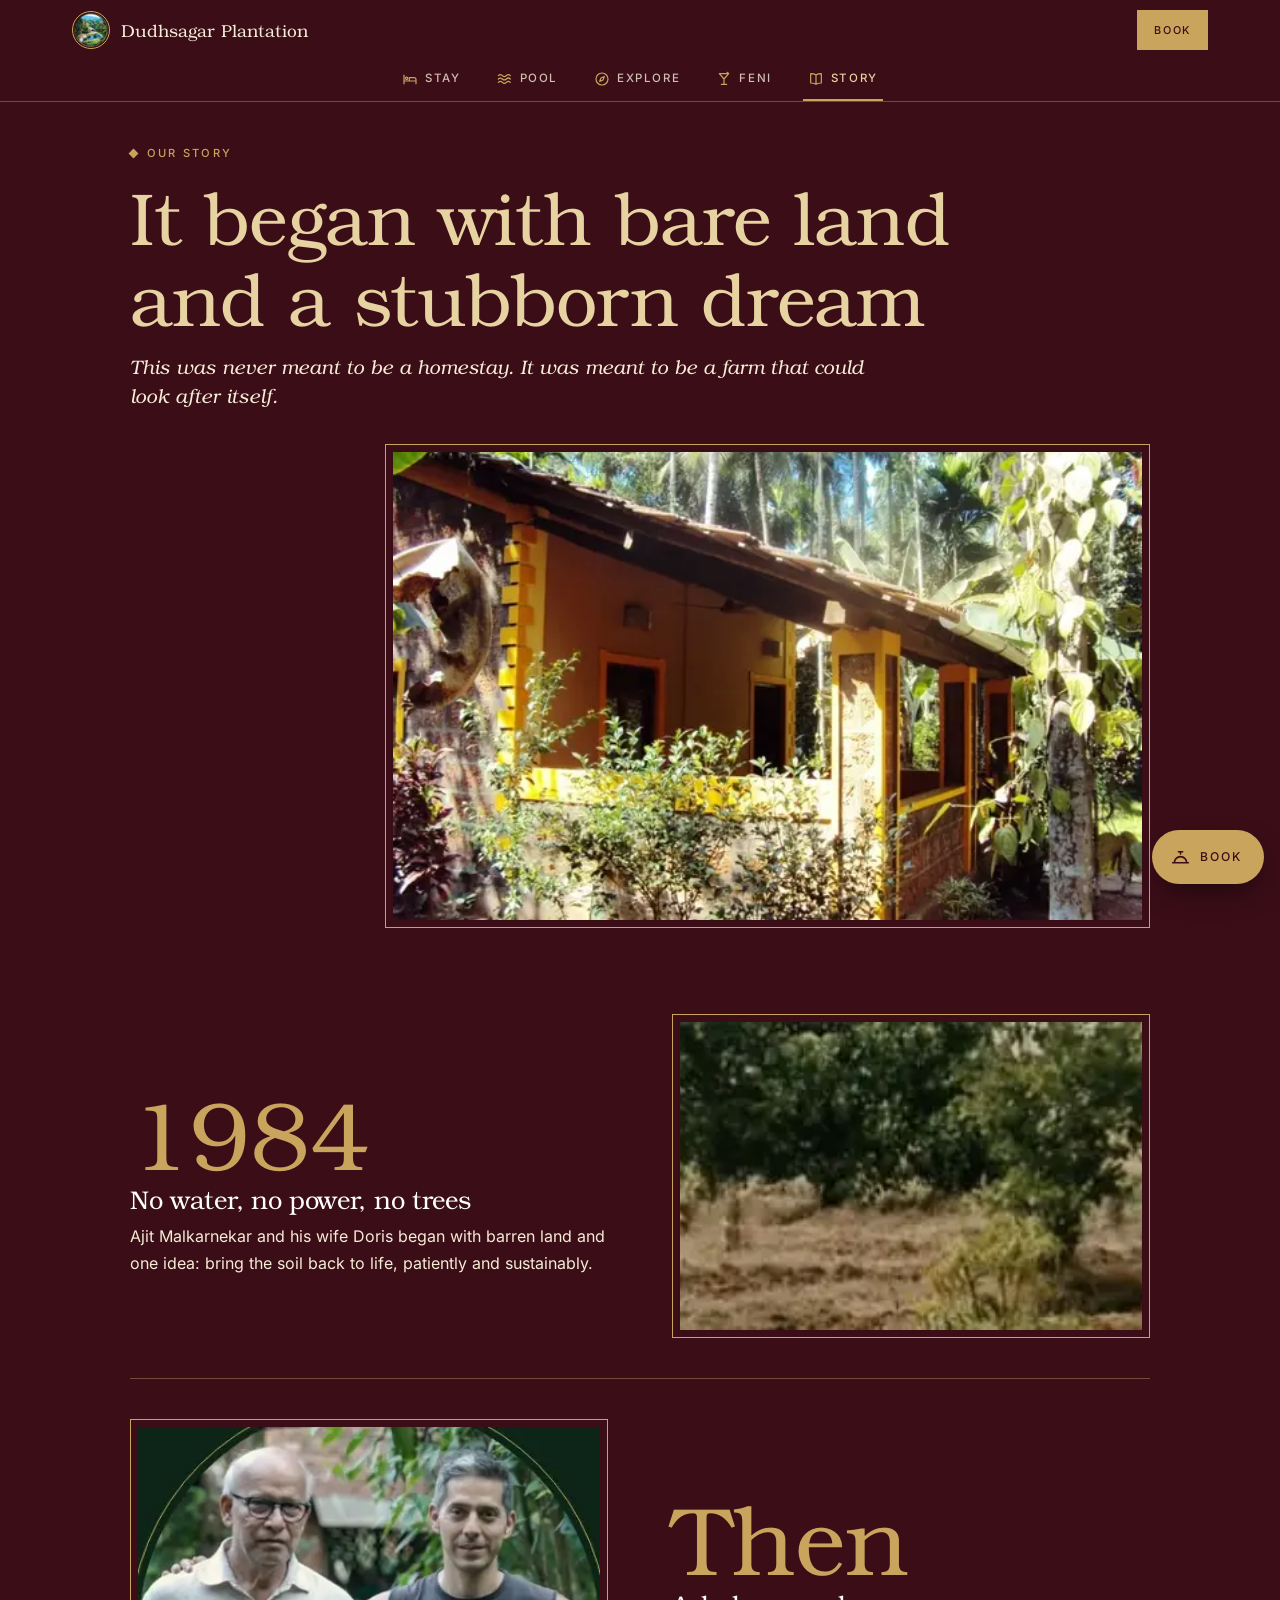
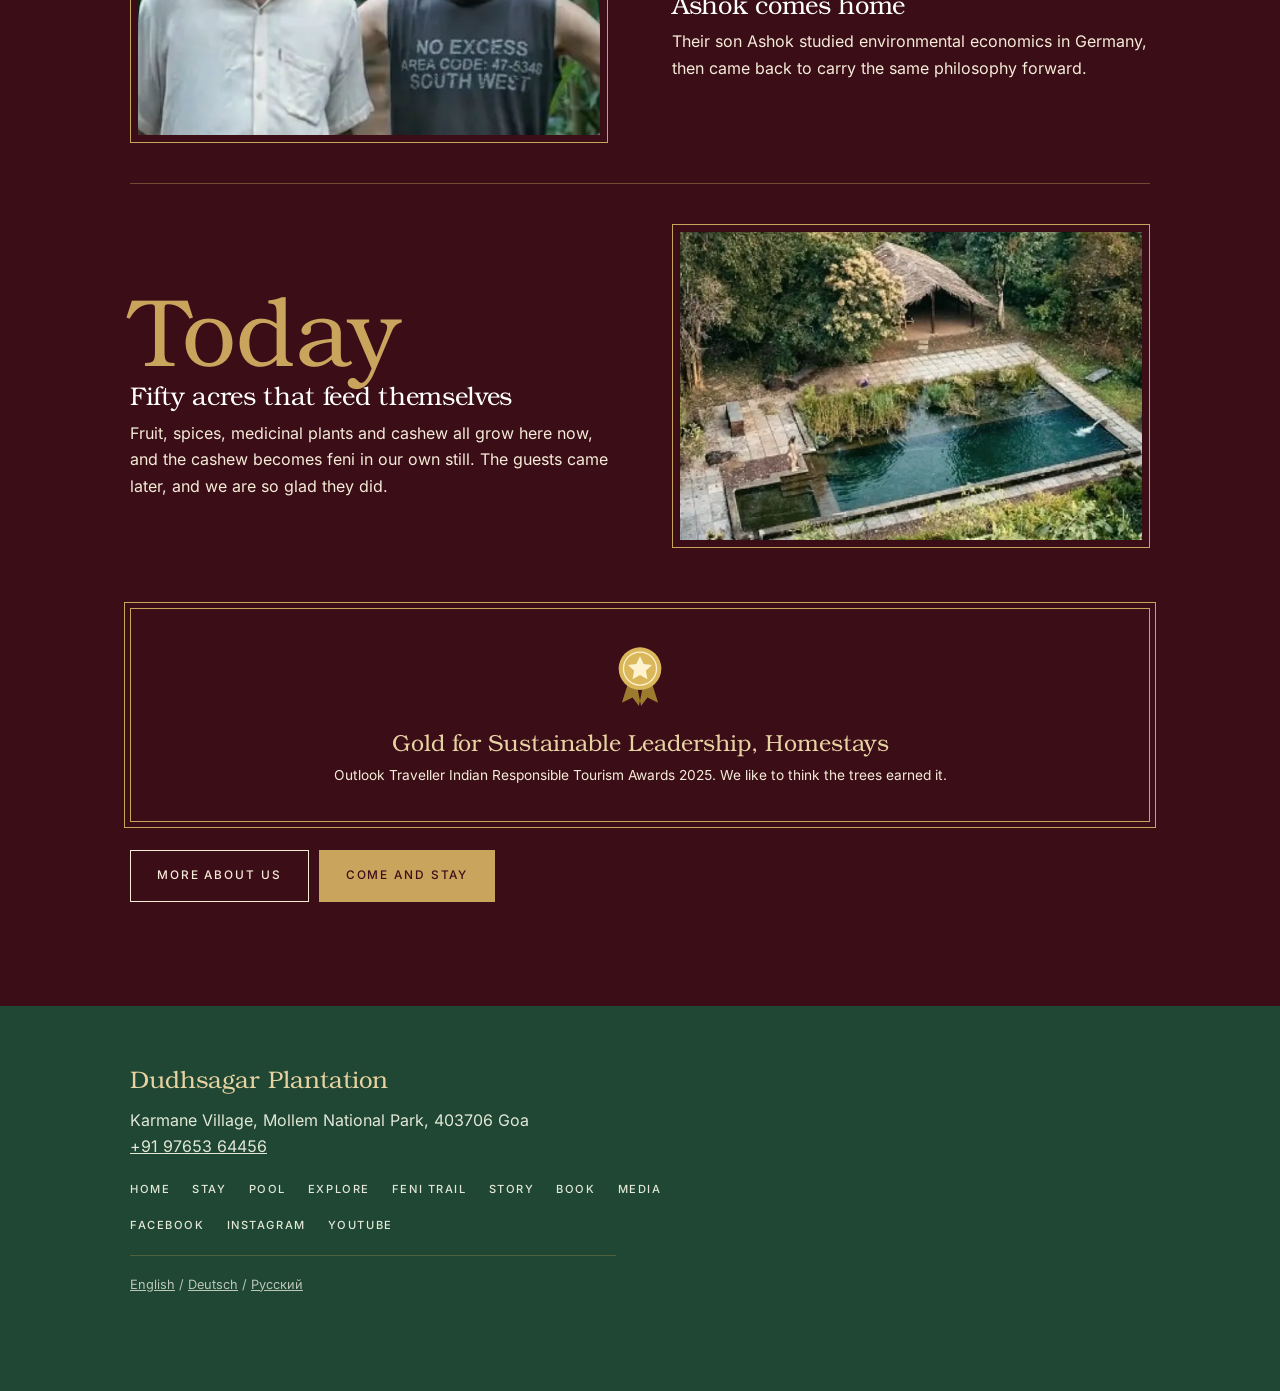
<file: story.html>
<!DOCTYPE html>
<html lang="en">
<head>
<meta charset="utf-8">
<meta name="viewport" content="width=device-width, initial-scale=1, viewport-fit=cover">
<meta name="theme-color" content="#3a0d17">
<title>Our Story | Dudhsagar Plantation</title>
<meta name="description" content="How the Malkarnekar family turned barren land into a self-sustaining organic farm, and won Gold at the Outlook Traveller Indian Responsible Tourism Awards 2025.">
<link rel="preload" as="font" type="font/woff" href="assets/fonts/display-400.woff" crossorigin>
<link rel="preload" as="font" type="font/woff" href="assets/fonts/ui-400.woff" crossorigin>
<link rel="preload" as="image" href="assets/img/side.webp" fetchpriority="high">
<link rel="stylesheet" href="assets/style.css">
<link rel="icon" href="assets/img/logo.webp">
</head>
<body>
<svg width="0" height="0" style="position:absolute" aria-hidden="true">
<symbol id="bed" viewBox="0 0 24 24"><path d="M3 19V6m0 9h18v4m0-4v-2a3 3 0 0 0-3-3h-7v5"/><circle cx="7" cy="11" r="1.8"/></symbol>
<symbol id="waves" viewBox="0 0 24 24"><path d="M2 7c2-2 4-2 6 0s4 2 6 0 4-2 6 0 M2 12c2-2 4-2 6 0s4 2 6 0 4-2 6 0 M2 17c2-2 4-2 6 0s4 2 6 0 4-2 6 0"/></symbol>
<symbol id="compass" viewBox="0 0 24 24"><circle cx="12" cy="12" r="9"/><path d="m15.5 8.5-2 5-5 2 2-5 5-2Z"/></symbol>
<symbol id="glass" viewBox="0 0 24 24"><path d="M5 4h14l-7 8-7-8Zm7 8v8m-4 0h8M15.5 4 18 2"/></symbol>
<symbol id="book" viewBox="0 0 24 24"><path d="M12 6c-2-1.5-5-2-8-2v14c3 0 6 .500 8 2 2-1.5 5-2 8-2V4c-3 0-6 .500-8 2Zm0 0v14"/></symbol>
<symbol id="bell" viewBox="0 0 24 24"><path d="M3 18h18M5 18a7 7 0 0 1 14 0M12 8V5.500m-2.5 0h5"/></symbol>
<symbol id="map" viewBox="0 0 24 24"><path d="M9 4 3 6v14l6-2 6 2 6-2V4l-6 2-6-2Zm0 0v14m6-12v14"/></symbol>
<symbol id="binoc" viewBox="0 0 24 24"><path d="M7.5 6h2.500v4m4 0V6h2.500M5.5 10H11v8a2.7 2.7 0 0 1-5.5 0v-8Zm7.5 0h5.500v8a2.7 2.7 0 0 1-5.5 0v-8Zm-2 3h2"/></symbol>
<symbol id="spade" viewBox="0 0 24 24"><path d="M12 3v10M9 3h6M8 13h8c0 4-2 7-4 8-2-1-4-4-4-8Z"/></symbol>
<symbol id="mortar" viewBox="0 0 24 24"><path d="M4 11h16a8 8 0 0 1-16 0Zm4 9.500h8M14 11l5-7"/></symbol>
<symbol id="flame" viewBox="0 0 24 24"><path d="M12 3c1 3 4.5 4.5 4.5 8.500a4.5 4.5 0 0 1-9 0c0-1.5.500-2.7 1.7-3.700C10 9.5 12 8 12 3ZM6 21h12"/></symbol>
<symbol id="peak" viewBox="0 0 24 24"><path d="M3 20 9 8l3 5 3-7 6 14H3Zm9-7v7"/></symbol>
<symbol id="columns" viewBox="0 0 24 24"><path d="m3 9 9-5 9 5M5 9v9m4.7-9v9m4.6-9v9M19 9v9M3 20.500h18"/></symbol>
<symbol id="eye" viewBox="0 0 24 24"><path d="M2 12s4-7 10-7 10 7 10 7-4 7-10 7S2 12 2 12Z"/><circle cx="12" cy="12" r="2.8"/></symbol>
<symbol id="bridge" viewBox="0 0 24 24"><path d="M2 9c5 0 5 8 10 8s5-8 10-8M2 19.500h20M7 12v7.500m5-2.500v2.500m5-7.500v7.5"/></symbol>
<symbol id="arch" viewBox="0 0 24 24"><path d="M5 21V10a7 7 0 0 1 14 0v11M3 21h18M12 3v18M5 13h14"/></symbol>
<symbol id="sunup" viewBox="0 0 24 24"><path d="M4 18h16M7 18a5 5 0 0 1 10 0M12 6v3M5 9l2 2m12-2-2 2M2 14h2m16 0h2"/></symbol>
<symbol id="cloud" viewBox="0 0 24 24"><path d="M7 15a4 4 0 0 1 .500-8 5.5 5.5 0 0 1 10.5 1.500A3.3 3.3 0 0 1 17.5 15H7Zm1 3-1 3m5-3-1 3m5-3-1 3"/></symbol>
<symbol id="pin" viewBox="0 0 24 24"><path d="M12 21s7-6.2 7-11.500a7 7 0 0 0-14 0C5 14.8 12 21 12 21Z"/><circle cx="12" cy="9.5" r="2.5"/></symbol>
<symbol id="phone" viewBox="0 0 24 24"><path d="M5 3h4l2 5-2.5 1.500a11 11 0 0 0 6 6L16 13l5 2v4a2 2 0 0 1-2 2A16 16 0 0 1 3 5a2 2 0 0 1 2-2Z"/></symbol>
<symbol id="chat" viewBox="0 0 24 24"><path d="M20.5 11.500a8.5 8.5 0 0 1-12.6 7.400L3.5 20.500l1.6-4.300A8.5 8.5 0 1 1 20.5 11.500Z"/></symbol>
<symbol id="mail" viewBox="0 0 24 24"><rect x="3" y="5" width="18" height="14" rx="1"/><path d="m4 7 8 6 8-6"/></symbol>
<symbol id="medal" viewBox="0 0 60 60"><path d="M20 34 13 56l10-5 6 8 4-20Zm20 0 7 22-10-5-6 8-4-20Z" fill="#9c7a2e" stroke="none"/><circle cx="30" cy="24" r="20" fill="#d9b75a" stroke="none"/><circle cx="30" cy="24" r="15.5" fill="none" stroke="#fff3cf" stroke-width="1.2"/><path d="m30 12.5 3.4 7.2 7.9 1-5.8 5.4 1.5 7.800L30 30l-7 3.9 1.5-7.8-5.8-5.4 7.9-1Z" fill="#fff3cf" stroke="none"/></symbol>
</svg>
<header class="hdr"><div class="in"><a class="brand" href="index.html"><img src="assets/img/logo.webp" width="90" height="90" alt="">Dudhsagar Plantation</a><a class="bt g" href="book.html">Book</a></div>
<nav class="chips" aria-label="Pages"><a href="stay.html"><svg aria-hidden="true"><use href="#bed"/></svg>Stay</a><a href="pool.html"><svg aria-hidden="true"><use href="#waves"/></svg>Pool</a><a href="explore.html"><svg aria-hidden="true"><use href="#compass"/></svg>Explore</a><a href="feni-trail.html"><svg aria-hidden="true"><use href="#glass"/></svg>Feni</a><a href="story.html" aria-current=page><svg aria-hidden="true"><use href="#book"/></svg>Story</a></nav></header>
<main>
<section class="ph dark"><div class="wrap"><span class="kick">Our story</span><h1>It began with bare land and a stubborn dream</h1><p class="lead">This was never meant to be a homestay. It was meant to be a farm that could look after itself.</p><div class="frame"><img src="assets/img/side.webp" width="560" height="419" alt="A cottage among the palms" fetchpriority="high" decoding="async"></div></div></section>
<section class="s dark"><div class="wrap">
<div class="era"><div><p class="y">1984</p><h2>No water, no power, no trees</h2><p>Ajit Malkarnekar and his wife Doris began with barren land and one idea: bring the soil back to life, patiently and sustainably.</p></div><div class="frame"><img src="assets/img/land.webp" width="422" height="146" alt="The bare land in 1984" loading="lazy" decoding="async"></div></div>
<div class="era"><div><p class="y">Then</p><h2>Ashok comes home</h2><p>Their son Ashok studied environmental economics in Germany, then came back to carry the same philosophy forward.</p></div><div class="frame"><img src="assets/img/family.webp" width="422" height="372" alt="Ajit and Ashok Malkarnekar of Dudhsagar Plantation" loading="lazy" decoding="async" style="object-position:center 22%"></div></div>
<div class="era"><div><p class="y">Today</p><h2>Fifty acres that feed themselves</h2><p>Fruit, spices, medicinal plants and cashew all grow here now, and the cashew becomes feni in our own still. The guests came later, and we are so glad they did.</p></div><div class="frame"><img src="assets/img/pool.webp" width="960" height="570" alt="The farm today" loading="lazy" decoding="async"></div></div>
<a class="cert" href="https://www.outlooktraveller.com/irta/2025" target="_blank" rel="noopener"><svg aria-hidden="true"><use href="#medal"/></svg><b>Gold for Sustainable Leadership, Homestays</b><span>Outlook Traveller Indian Responsible Tourism Awards 2025. We like to think the trees earned it.</span></a>
<div class="bts"><a class="bt o" href="https://dudhsagarplantation.com/about-us">More about us</a><a class="bt g" href="book.html">Come and stay</a></div>
</div></section>
</main>
<footer><div class="wrap"><p class="nm">Dudhsagar Plantation</p><p style="margin-top:8px">Karmane Village, Mollem National Park, 403706 Goa<br><a href="tel:+919765364456">+91 97653 64456</a></p>
<div class="fl"><a href="index.html">Home</a><a href="stay.html">Stay</a><a href="pool.html">Pool</a><a href="explore.html">Explore</a><a href="feni-trail.html">Feni Trail</a><a href="story.html">Story</a><a href="book.html">Book</a><a href="https://dudhsagarplantation.com/media-coverage">Media</a></div>
<div class="fl"><a href="https://www.facebook.com/DudhsagarPlantation/">Facebook</a><a href="https://www.instagram.com/DudhsagarPlantation_goa/">Instagram</a><a href="https://www.youtube.com/channel/UCibFM3-KxfApkjIg2wTgZBw">YouTube</a></div>
<p class="sm"><a href="https://dudhsagarplantation.com/">English</a> / <a href="https://dudhsagarplantation.com/de/urlaub-auf-biohof" lang="de">Deutsch</a> / <a href="https://dudhsagarplantation.com/ru/farm-%d0%be%d1%82%d0%b4%d1%8b%d1%85-%d0%b3%d0%be%d0%b0" lang="ru">Русский</a></p></div></footer>
<a class="fab" href="book.html"><svg aria-hidden="true"><use href="#bell"/></svg>Book</a>
<script src="assets/site.js" defer></script>
</body>
</html>
</file>
<file: assets/style.css>
@font-face{font-family:"DP Display";font-weight:400;font-style:normal;font-display:swap;src:url(fonts/display-400.woff) format("woff")}@font-face{font-family:"DP Display";font-weight:400;font-style:italic;font-display:swap;src:url(fonts/display-400i.woff) format("woff")}@font-face{font-family:"DP Sans";font-weight:400;font-style:normal;font-display:swap;src:url(fonts/ui-400.woff) format("woff")}@font-face{font-family:"DP Sans";font-weight:500;font-style:normal;font-display:swap;src:url(fonts/ui-500.woff) format("woff")}:root{--maroon:#3a0d17;--wine:#571424;--ivory:#f6ecd8;--paper:#fbf6ec;--gold:#c9a45c;--gold-lt:#e7d2a2;--gold-dk:#8c6c31;--green:#1f4733;--ink:#2c1418;--soft:#6c5650;--display:"DP Display","Bookman Old Style",Georgia,serif;--ui:"DP Sans",system-ui,-apple-system,"Segoe UI",Roboto,sans-serif}*{box-sizing:border-box;margin:0}html{scroll-behavior:smooth;-webkit-text-size-adjust:100%;scroll-padding-top:120px}body{font-family:var(--ui);font-size:1rem;line-height:1.68;color:var(--ink);background:var(--paper);overflow-x:hidden;-webkit-font-smoothing:antialiased}img,video{display:block;max-width:100%;height:auto}a{color:inherit}:focus-visible{outline:2px solid var(--gold);outline-offset:3px}h1,h2,h3{font-family:var(--display);font-weight:400;line-height:1.1;letter-spacing:-.012em;text-wrap:balance}h1{font-size:clamp(2.2rem,10.4vw,4.6rem);color:var(--gold-lt)}h2{font-size:clamp(1.75rem,7.4vw,2.9rem)}h3{font-size:1.28rem;line-height:1.2}p{max-width:38em}.wrap{max-width:1100px;margin:0 auto;padding:0 22px}.s{padding:68px 0}@media(min-width:900px){.s{padding:104px 0}.wrap{padding:0 40px}}.dark{background:var(--maroon);color:var(--ivory)}.dark h2,.green h2{color:var(--gold-lt)}.green{background:var(--green);color:#e8ecdc}.ivory{background:var(--ivory)}.kick{display:flex;align-items:center;gap:10px;font:500 .7rem/1.4 var(--ui);letter-spacing:.2em;text-transform:uppercase;color:var(--gold-dk);margin-bottom:14px}.kick::before{content:"";width:7px;height:7px;background:var(--gold);transform:rotate(45deg);flex:none}.dark .kick,.green .kick{color:var(--gold)}.lead{font-family:var(--display);font-style:italic;font-size:1.22rem;line-height:1.5}.soft{color:var(--soft)}.bt{display:inline-flex;align-items:center;justify-content:center;gap:10px;min-height:52px;padding:0 26px;font:500 .74rem/1 var(--ui);letter-spacing:.16em;text-transform:uppercase;text-decoration:none;border:1px solid transparent;cursor:pointer;white-space:nowrap}.bt svg,.chips svg,.fab svg,.bdg svg,.cgrid svg{fill:none;stroke:currentColor;stroke-width:1.8;stroke-linecap:round;stroke-linejoin:round}.bt svg{width:18px;height:18px}.bt.g{background:var(--gold);color:var(--maroon)}.bt.o{border-color:currentColor;background:none;color:inherit}.bt.m{background:var(--maroon);color:var(--ivory)}.bts{display:flex;flex-wrap:wrap;gap:10px;margin-top:28px}@media(max-width:520px){.bts .bt{flex:1 1 100%}}.bdg{display:grid;place-items:center;width:46px;height:46px;border-radius:50%;background:var(--gold);color:var(--maroon);flex:none}.bdg svg{width:24px;height:24px}.frame{border:1px solid var(--gold);padding:7px;background:transparent}.frame img{width:100%;object-fit:cover}.hdr{position:sticky;top:0;z-index:50;background:var(--maroon);color:var(--ivory);border-bottom:1px solid rgba(201,164,92,.4)}.hdr .in{display:flex;align-items:center;justify-content:space-between;gap:12px;padding:10px 22px;max-width:1180px;margin:0 auto}.brand{display:flex;align-items:center;gap:11px;text-decoration:none;font-family:var(--display);font-size:1.08rem;line-height:1.1}.brand img{width:38px;height:38px;border-radius:50%;border:1px solid var(--gold)}.hdr .bt{min-height:40px;padding:0 16px;font-size:.68rem}.chips{display:flex;justify-content:space-between;gap:2px;overflow-x:auto;scrollbar-width:none;padding:0 12px;max-width:1180px;margin:0 auto}.chips::-webkit-scrollbar{display:none}.chips a{display:flex;align-items:center;gap:7px;flex:none;padding:11px 5px 12px;font:500 .66rem/1 var(--ui);letter-spacing:.1em;text-transform:uppercase;text-decoration:none;color:rgba(246,236,216,.8);border-bottom:2px solid transparent}.chips svg{width:16px;height:16px;color:var(--gold)}.chips a[aria-current=page]{color:var(--gold-lt);border-color:var(--gold)}@media(max-width:430px){.chips{padding:0 14px}.chips a{font-size:.62rem;letter-spacing:.05em;gap:5px;padding:11px 0 12px}.chips svg{width:15px;height:15px}}@media(min-width:700px){.chips{justify-content:center;gap:26px}.chips a{font-size:.72rem;letter-spacing:.14em}}.hero{padding:22px 0 0}.awd{display:flex;align-items:center;gap:12px;padding:10px 0 12px;border-bottom:1px solid rgba(201,164,92,.4);text-decoration:none;font-size:.8rem;line-height:1.4;color:var(--ivory)}.awd svg{width:38px;height:38px;flex:none}.awd b{display:block;font-weight:500;color:var(--gold-lt)}.hero h1{margin-top:34px}.hero .lead{margin-top:16px;color:var(--ivory)}.hero .frame{margin:40px 0 -72px 28px;position:relative;z-index:2;background:var(--maroon)}.hero .frame img{aspect-ratio:4/3}.after-hero{padding-top:128px}@media(min-width:900px){.hero .g{display:grid;grid-template-columns:1.05fr .95fr;gap:56px;align-items:end}.hero .frame{margin:0 0 -90px}.hero .frame img{aspect-ratio:4/5}.after-hero{padding-top:170px}}.ribbon{background:var(--gold);color:var(--maroon)}.ribbon ul{list-style:none;padding:16px 22px;display:flex;flex-wrap:wrap;justify-content:center;gap:6px 22px;font-family:var(--display);font-size:1.02rem}.ribbon li{display:flex;align-items:center;gap:22px}.ribbon li+li::before{content:"";width:6px;height:6px;background:var(--maroon);transform:rotate(45deg)}.pair{position:relative;margin-top:40px;padding-bottom:70px}.pair .a{width:82%;aspect-ratio:4/5;object-fit:cover}.pair .b{position:absolute;right:0;bottom:0;width:52%;aspect-ratio:1;object-fit:cover;border:7px solid var(--paper)}.sig{margin-top:22px;font-family:var(--display);font-style:italic;color:var(--wine)}@media(min-width:900px){.two{display:grid;grid-template-columns:1fr 1fr;gap:72px;align-items:center}.pair{margin-top:0}}.chaps{display:grid;gap:14px;margin-top:36px}.chap{position:relative;display:block;text-decoration:none;color:#fff;overflow:hidden;border:1px solid rgba(201,164,92,.5)}.chap img{width:100%;aspect-ratio:16/10;object-fit:cover}.chap::after{content:"";position:absolute;inset:0;background:linear-gradient(180deg,rgba(58,13,23,.15),rgba(58,13,23,.9))}.chap .bdg{position:absolute;z-index:2;top:14px;left:14px}.chap div{position:absolute;z-index:2;left:18px;right:18px;bottom:16px}.chap b{display:block;font-family:var(--display);font-weight:400;font-size:1.6rem;line-height:1.15;color:var(--gold-lt)}.chap span{font-size:.86rem;opacity:.92}@media(min-width:800px){.chaps{grid-template-columns:repeat(3,1fr)}.chap img{aspect-ratio:4/5}}.says{margin-top:30px;border-top:1px solid rgba(201,164,92,.4)}.say{padding:26px 0;border-bottom:1px solid rgba(201,164,92,.4)}.say q{display:block;quotes:none;font-family:var(--display);font-style:italic;font-size:1.5rem;line-height:1.3;color:#fff}.say q::before{content:"\201C";color:var(--gold);margin-right:2px}.say p{margin-top:10px;font:500 .7rem/1.5 var(--ui);letter-spacing:.14em;text-transform:uppercase;color:var(--gold-lt)}.say .tag{margin-left:8px;border:1px dashed currentColor;padding:3px 8px;letter-spacing:.08em;opacity:.8}@media(min-width:900px){.says{display:grid;grid-template-columns:1fr 1fr;gap:0 64px;border-top:0}.say{border-top:1px solid rgba(201,164,92,.4);border-bottom:0}}.tl2{color:var(--gold-lt);text-underline-offset:5px;font:500 .74rem var(--ui);letter-spacing:.14em;text-transform:uppercase}.ph{padding:44px 0 0}.ph p{margin-top:14px}.ph .frame{margin:34px 0 -64px 28px;position:relative;z-index:2;background:var(--maroon)}.ph .frame img{aspect-ratio:16/10}.ph+*{padding-top:118px}@media(min-width:900px){.ph .frame{margin-left:25%}.ph+*{padding-top:150px}}.cot{padding:44px 0;border-bottom:1px solid rgba(140,108,49,.35)}.cot:first-child{padding-top:0}.cot:last-child{border:0}.mos{display:grid;grid-template-columns:repeat(3,1fr);gap:6px}.mos img{width:100%;aspect-ratio:1;object-fit:cover}.mos img:first-child{grid-column:1/-1;aspect-ratio:3/2}.cot h2{margin-top:24px;color:var(--wine)}.cot p{margin-top:10px;color:var(--soft)}.tags{list-style:none;padding:0;display:flex;flex-wrap:wrap;gap:8px;margin-top:16px}.tags li{border:1px solid var(--gold);padding:6px 12px;font:500 .68rem/1 var(--ui);letter-spacing:.12em;text-transform:uppercase;color:var(--wine)}@media(min-width:900px){.cot{display:grid;grid-template-columns:1.1fr .9fr;gap:60px;align-items:center}.cot:nth-child(even) .mos{order:2}.cot h2{margin-top:0}}.panel{border:1px solid var(--gold);padding:30px 24px;margin-top:20px}.defs{margin-top:10px;border-top:1px solid rgba(140,108,49,.4)}.defs div{display:grid;grid-template-columns:7.500em 1fr;gap:16px;padding:18px 0;border-bottom:1px solid rgba(140,108,49,.4)}.defs dt{font:500 .7rem/1.6 var(--ui);letter-spacing:.16em;text-transform:uppercase;color:var(--gold-dk);padding-top:3px}.defs dd{margin:0}.vid{margin-top:36px;border:1px solid var(--gold);padding:7px}.vid video{width:100%;aspect-ratio:16/9;object-fit:cover;background:#000}.hs{display:flex;gap:12px;overflow-x:auto;scroll-snap-type:x mandatory;scrollbar-width:none;margin:30px -22px 0;padding:0 22px 6px}.hs::-webkit-scrollbar{display:none}.hc{flex:0 0 74%;max-width:280px;scroll-snap-align:start;background:var(--paper);border:1px solid var(--gold);padding:24px 20px}.hc h3{margin-top:16px;color:var(--wine)}.hc p{margin-top:8px;font-size:.93rem;color:var(--soft)}@media(min-width:1000px){.hs{display:grid;grid-template-columns:repeat(5,1fr);margin:36px 0 0;padding:0;overflow:visible}.hc{max-width:none}}.blist{margin-top:26px}.blist li{display:flex;gap:16px;align-items:flex-start;padding:18px 0;border-top:1px solid rgba(201,164,92,.35);list-style:none}.blist h3{color:#fff}.blist p{font-size:.94rem;margin-top:4px;opacity:.9}.blist{padding:0}.halves{display:grid;gap:0;margin-top:30px}.half{padding:30px 24px;color:var(--ivory)}.half:first-child{background:var(--wine)}.half:last-child{background:var(--green)}.half h3{color:var(--gold-lt);margin-top:14px;font-size:1.5rem}.half ul{margin:12px 0 0;padding-left:18px;font-size:.95rem}@media(min-width:800px){.halves{grid-template-columns:1fr 1fr}.wide2{display:grid;grid-template-columns:1fr 1fr;gap:64px;align-items:start}}.time{margin-top:30px;padding:0;list-style:none;border-left:1px solid var(--gold);margin-left:6px}.time li{position:relative;padding:0 0 30px 26px}.time li:last-child{padding-bottom:0}.time li::before{content:"";position:absolute;left:-5px;top:7px;width:9px;height:9px;background:var(--gold);transform:rotate(45deg)}.time .t{font:500 .68rem/1.5 var(--ui);letter-spacing:.16em;text-transform:uppercase;color:var(--gold-dk)}.dark .time .t,.green .time .t{color:var(--gold)}.time h3{margin-top:3px}.time p{margin-top:5px;font-size:.95rem;opacity:.88}.time .ti{display:grid;grid-template-columns:1fr 84px;gap:16px;align-items:start}.time img{width:84px;height:84px;object-fit:cover;border:1px solid var(--gold)}.note{margin-top:26px;font-size:.84rem;color:var(--soft);border-left:2px solid var(--gold);padding-left:14px}@media(min-width:900px){.time.cols{display:grid;grid-template-columns:1fr 1fr;gap:0 56px;border:0;margin-left:0}.time.cols li{border-left:1px solid var(--gold)}}.ouro{display:grid;gap:0;border:1px solid var(--gold)}.ouro img{width:100%;aspect-ratio:4/3;object-fit:cover}.ouro div{padding:30px 24px}@media(min-width:800px){.ouro{grid-template-columns:.9fr 1.1fr;align-items:center}.ouro img{height:100%;aspect-ratio:auto}.ouro div{padding:48px}}.era{padding:40px 0;border-top:1px solid rgba(201,164,92,.4)}.era:first-of-type{border:0;padding-top:0}.era .y{font-family:var(--display);font-size:clamp(3.2rem,16vw,6rem);line-height:.95;color:var(--gold)}.era h2{margin-top:8px;font-size:1.6rem;color:#fff}.era p{margin-top:10px}.era .frame{margin-top:22px}.era img{aspect-ratio:3/2}@media(min-width:900px){.era{display:grid;grid-template-columns:1fr 1fr;gap:64px;align-items:center}.era:nth-of-type(even) .frame{order:-1}.era .frame{margin-top:0}}.cert{margin-top:20px;text-align:center;border:1px solid var(--gold);outline:1px solid var(--gold);outline-offset:5px;padding:34px 22px;text-decoration:none;display:block;color:var(--ivory)}.cert svg{width:64px;height:64px;margin:0 auto 12px}.cert b{display:block;font-family:var(--display);font-weight:400;font-size:1.45rem;line-height:1.25;color:var(--gold-lt)}.cert span{display:block;margin-top:8px;font-size:.86rem}.form{border:1px solid var(--gold);padding:28px 22px}.fields{display:grid;grid-template-columns:1fr 1fr;gap:12px;margin-top:20px}.fields label{display:block;min-width:0;font:500 .64rem/1.4 var(--ui);letter-spacing:.16em;text-transform:uppercase;color:var(--gold-lt)}.fields label.w{grid-column:1/-1}.fields input,.fields select{width:100%;min-width:0;-webkit-appearance:none;appearance:none;margin-top:7px;min-height:50px;padding:0 12px;font:400 .95rem var(--ui);color:var(--ivory);background:rgba(255,255,255,.07);border:1px solid rgba(201,164,92,.6);border-radius:0;color-scheme:dark}.fields option{color:#222}.cgrid{display:grid;grid-template-columns:1fr 1fr;gap:10px;margin-top:26px}.cgrid a{display:flex;flex-direction:column;gap:12px;padding:20px 16px;border:1px solid var(--gold);text-decoration:none;font-size:.86rem;line-height:1.4;word-break:break-word;background:var(--paper)}.qa{margin-top:26px;border-top:1px solid rgba(140,108,49,.4)}.qa div{padding:22px 0;border-bottom:1px solid rgba(140,108,49,.4)}.qa h3{color:var(--wine)}.qa p{margin-top:6px;color:var(--soft)}.news form{display:flex;flex-wrap:wrap;gap:8px;margin-top:20px}.news input{flex:1 1 200px;min-width:0;min-height:52px;padding:0 16px;border:1px solid var(--gold);background:transparent;color:inherit;font:400 .95rem var(--ui);border-radius:0}.news output{display:block;min-height:1.6em;margin-top:10px;color:var(--gold-lt)}@media(min-width:900px){.cgrid{grid-template-columns:repeat(4,1fr)}}.nx{display:grid;gap:10px}.nx a{display:flex;align-items:center;gap:16px;padding:18px;border:1px solid rgba(201,164,92,.5);text-decoration:none}.nx b{display:block;font-family:var(--display);font-weight:400;font-size:1.25rem;color:var(--gold-lt);line-height:1.2}.nx span{font-size:.82rem;opacity:.85}@media(min-width:800px){.nx{grid-template-columns:1fr 1fr}}footer{background:var(--green);color:#e3e8d8;padding:52px 0 96px}footer .nm{font-family:var(--display);font-size:1.5rem;color:var(--gold-lt)}footer .fl{display:flex;flex-wrap:wrap;gap:10px 22px;margin-top:24px;font:500 .7rem/1 var(--ui);letter-spacing:.14em;text-transform:uppercase}footer .fl a{text-decoration:none}footer .sm{margin-top:24px;padding-top:18px;border-top:1px solid rgba(201,164,92,.35);font-size:.8rem;opacity:.8}.fab{position:fixed;z-index:45;right:16px;bottom:calc(16px + env(safe-area-inset-bottom));display:flex;align-items:center;gap:9px;height:54px;padding:0 22px 0 18px;border-radius:999px;background:var(--gold);color:var(--maroon);text-decoration:none;font:500 .76rem/1 var(--ui);letter-spacing:.16em;text-transform:uppercase;box-shadow:0 12px 30px -10px rgba(0,0,0,.6)}.fab svg{width:21px;height:21px}@media(prefers-reduced-motion:reduce){html{scroll-behavior:auto}}
</file>
